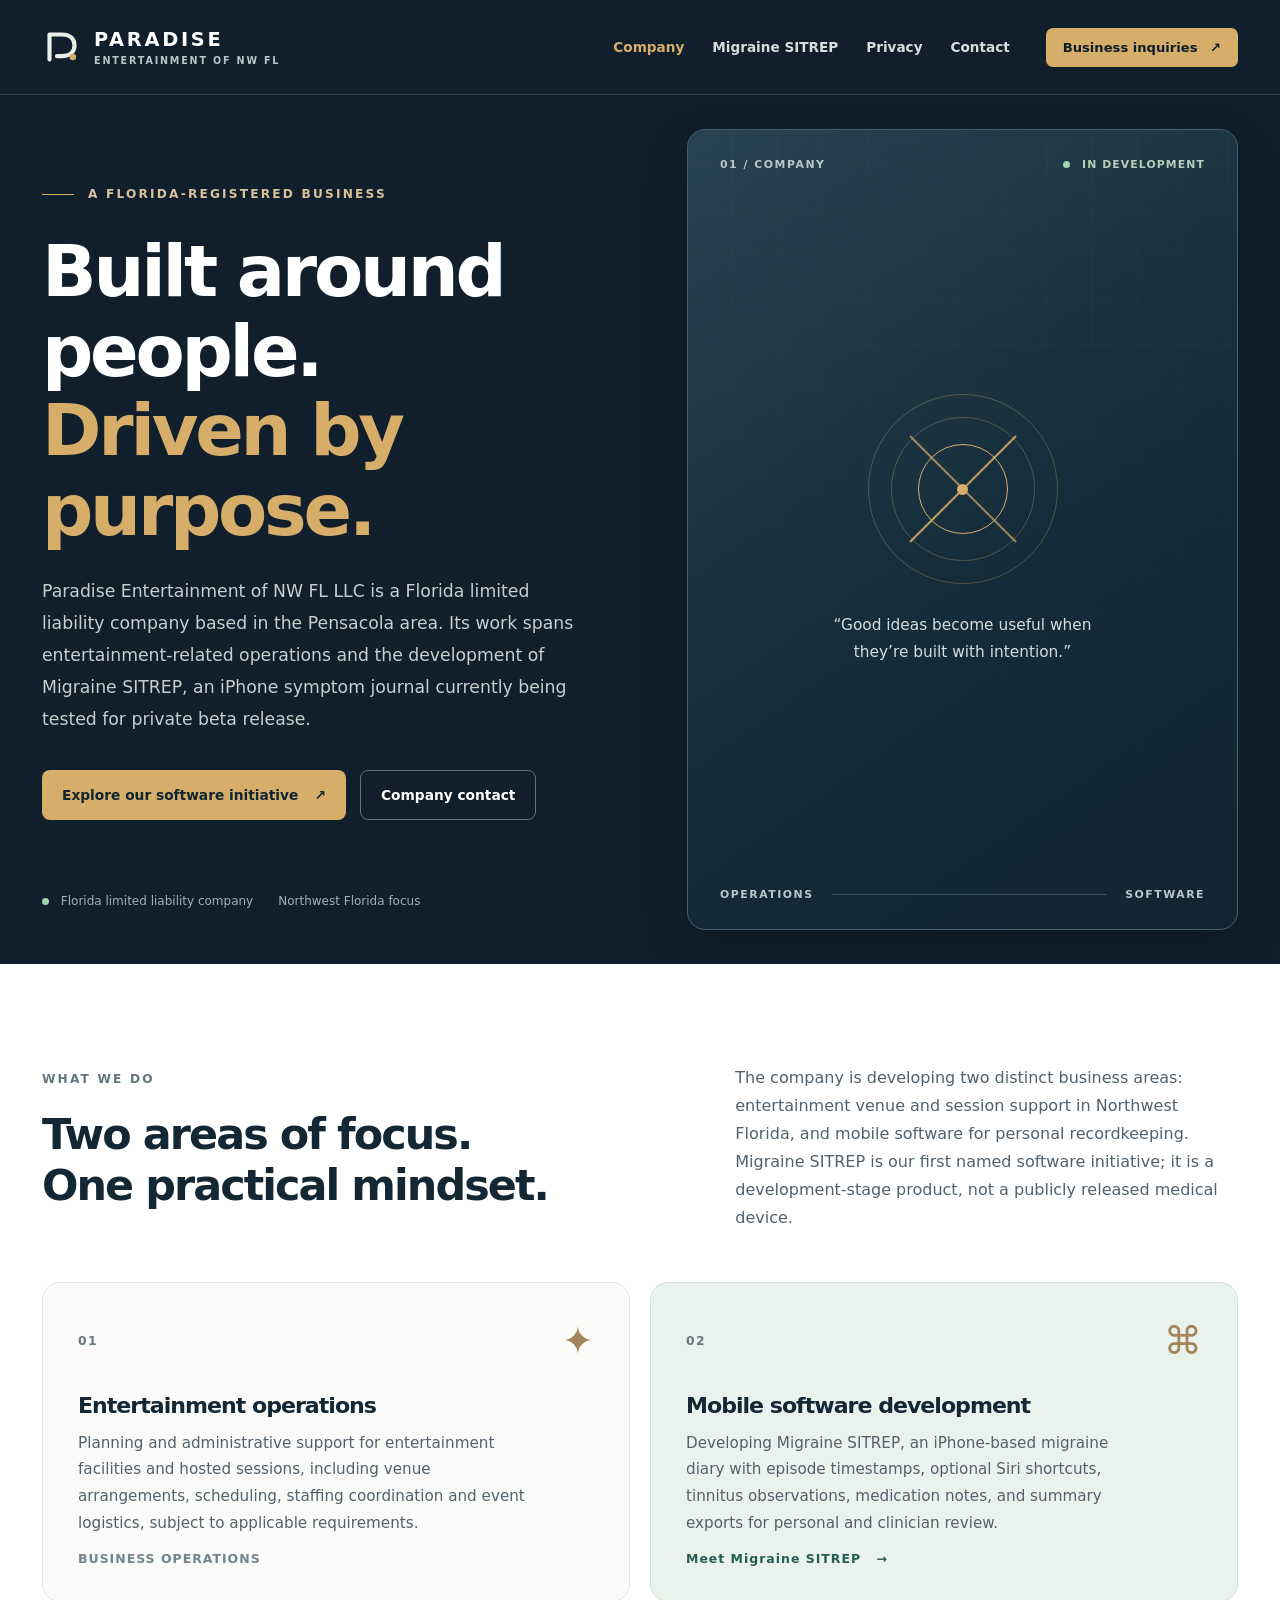
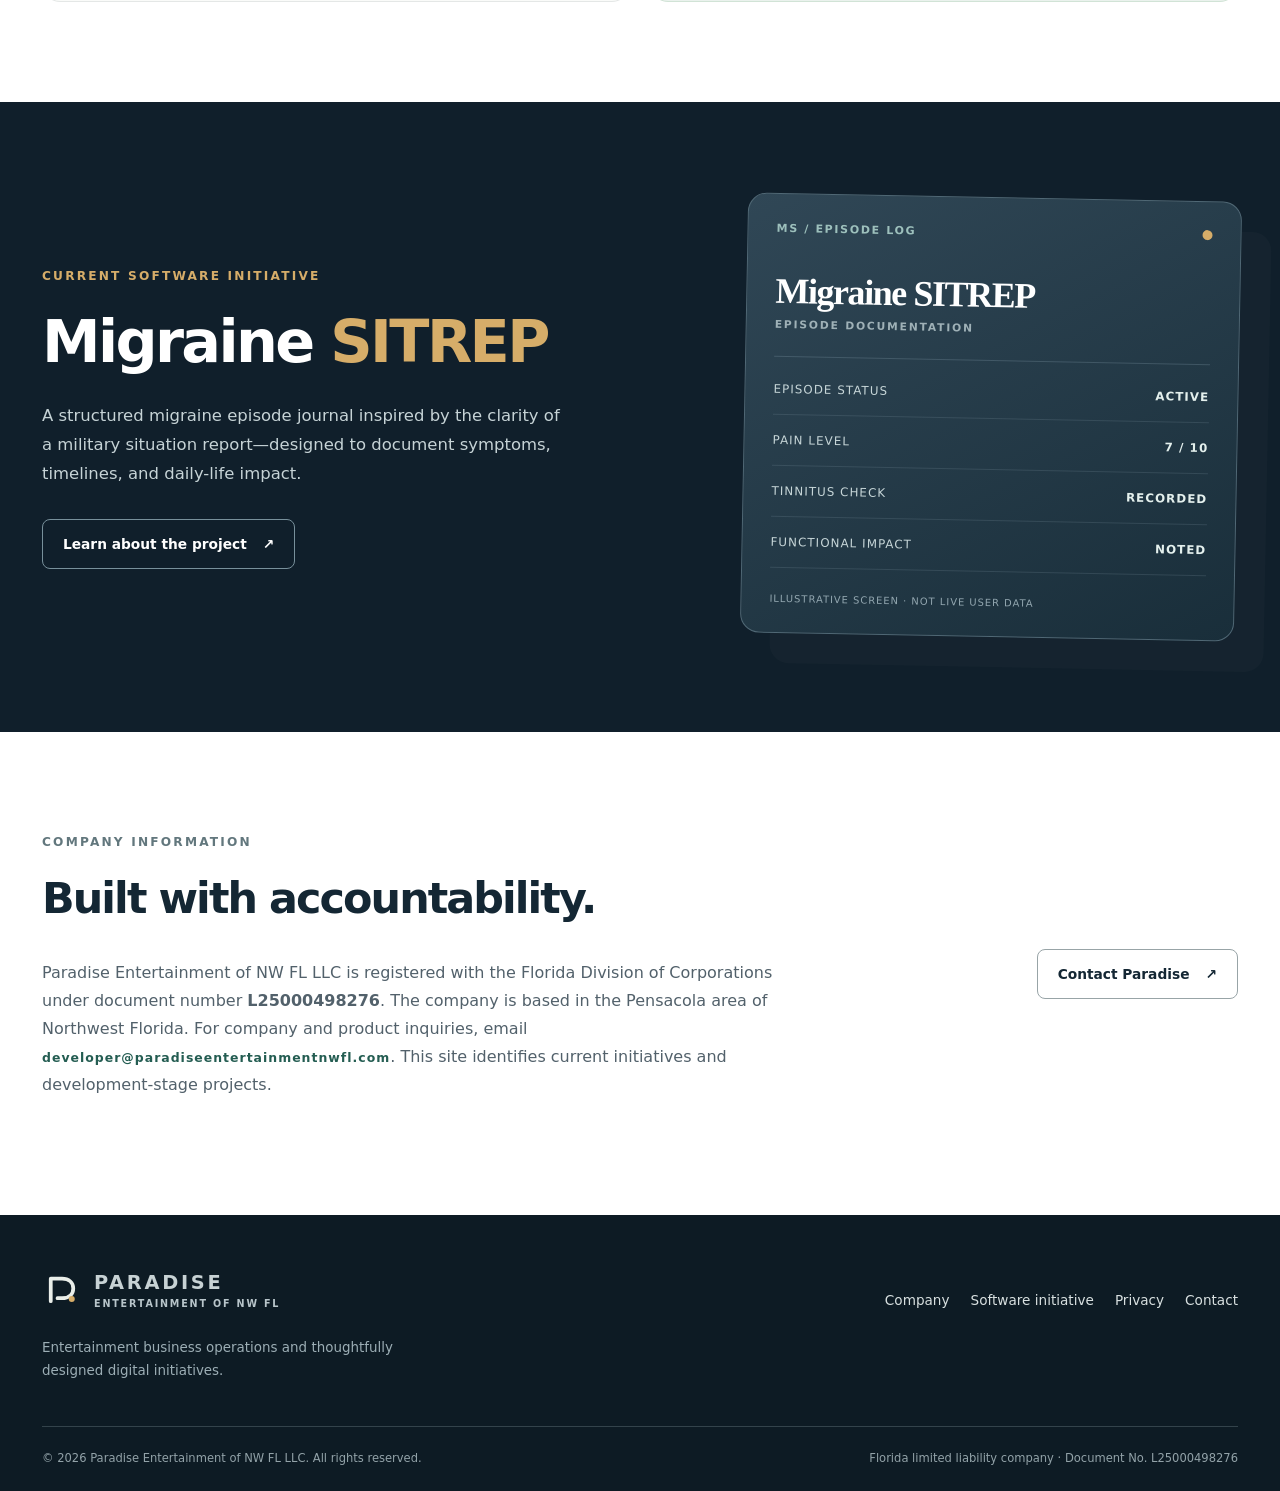
<file: index.html>
<!doctype html><html lang="en"><head><meta charset="utf-8"><meta name="viewport" content="width=device-width, initial-scale=1"><meta name="color-scheme" content="light"><meta name="theme-color" content="#101F2B"><meta name="description" content="Paradise Entertainment of NW FL LLC: entertainment-focused business initiatives and purposeful digital tools in Northwest Florida."><meta property="og:type" content="website"><meta property="og:title" content="Company"><meta property="og:description" content="Paradise Entertainment of NW FL LLC: entertainment-focused business initiatives and purposeful digital tools in Northwest Florida."><title>Company | Paradise Entertainment of NW FL LLC</title><link rel="canonical" href="https://www.paradiseentertainmentnwfl.com/"><link rel="icon" type="image/svg+xml" href="assets/favicon.svg"><link rel="stylesheet" href="assets/site.css"></head><body><header class="site-header"><div class="shell header-inner"><a class="brand" href="index.html" aria-label="Paradise Entertainment home"><span class="brand-icon" aria-hidden="true"><svg viewBox="0 0 48 48" width="40" height="40" fill="none"><path d="M9 39V9h15c9.2 0 15 5 15 13s-5.8 13-15 13H18" stroke="currentColor" stroke-width="5" stroke-linecap="round" stroke-linejoin="round"/><circle cx="37" cy="36" r="4" fill="#D6AD69"/></svg></span><span class="brand-text"><strong>PARADISE</strong><small>ENTERTAINMENT OF NW FL</small></span></a><nav class="site-nav" aria-label="Primary navigation"><a href="index.html" aria-current=page>Company</a><a href="migraine-sitrep.html" >Migraine SITREP</a><a href="privacy.html" >Privacy</a><a href="contact.html" >Contact</a></nav><a href="contact.html" class="nav-cta">Business inquiries <span aria-hidden="true">↗</span></a></div></header><main id="main-content"><section class="hero"><div class="shell hero-grid"><div class="hero-copy"><div class="eyebrow"><span class="eyebrow-line"></span> A FLORIDA-REGISTERED BUSINESS</div><h1>Built around people.<br><em>Driven by purpose.</em></h1><p class="lede">Paradise Entertainment of NW FL LLC is a Florida limited liability company based in the Pensacola area. Its work spans entertainment-related operations and the development of Migraine SITREP, an iPhone symptom journal currently being tested for private beta release.</p><div class="hero-actions"><a class="button button-solid" href="migraine-sitrep.html">Explore our software initiative <span aria-hidden="true">↗</span></a><a class="button button-ghost" href="contact.html">Company contact</a></div><div class="hero-meta"><span><span class="meta-dot"></span> Florida limited liability company</span><span>Northwest Florida focus</span></div></div><div class="hero-panel"><div class="panel-grid" aria-hidden="true"></div><div class="panel-upper"><span>01 / COMPANY</span><span class="panel-status"><i></i> IN DEVELOPMENT</span></div><div class="panel-center"><div class="geometric-mark" aria-hidden="true"><span></span><span></span><span></span></div><p class="panel-quote">“Good ideas become useful when they’re built with intention.”</p></div><div class="panel-bottom"><span>OPERATIONS</span><span class="line-deco"></span><span>SOFTWARE</span></div></div></div></section>
<section class="section shell" id="what-we-do"><div class="section-intro"><div><p class="kicker">WHAT WE DO</p><h2>Two areas of focus.<br>One practical mindset.</h2></div><p>The company is developing two distinct business areas: entertainment venue and session support in Northwest Florida, and mobile software for personal recordkeeping. Migraine SITREP is our first named software initiative; it is a development-stage product, not a publicly released medical device.</p></div><div class="focus-grid"><article class="focus-card"><div class="focus-top"><span class="focus-number">01</span><span class="focus-symbol" aria-hidden="true">✦</span></div><h3>Entertainment operations</h3><p>Planning and administrative support for entertainment facilities and hosted sessions, including venue arrangements, scheduling, staffing coordination and event logistics, subject to applicable requirements.</p><span class="card-foot">BUSINESS OPERATIONS</span></article><article class="focus-card highlighted"><div class="focus-top"><span class="focus-number">02</span><span class="focus-symbol" aria-hidden="true">⌘</span></div><h3>Mobile software development</h3><p>Developing Migraine SITREP, an iPhone-based migraine diary with episode timestamps, optional Siri shortcuts, tinnitus observations, medication notes, and summary exports for personal and clinician review.</p><a class="inline-link" href="migraine-sitrep.html">Meet Migraine SITREP <span aria-hidden="true">→</span></a></article></div></section>
<section class="feature-band"><div class="shell feature-layout"><div class="feature-heading"><p class="kicker gold">CURRENT SOFTWARE INITIATIVE</p><h2>Migraine <span>SITREP</span></h2><p>A structured migraine episode journal inspired by the clarity of a military situation report—designed to document symptoms, timelines, and daily-life impact.</p><a class="button button-outline-light" href="migraine-sitrep.html">Learn about the project <span aria-hidden="true">↗</span></a></div><div class="feature-preview" role="img" aria-label="Illustrative preview of a Migraine SITREP episode card"><div class="feature-preview-head"><span>MS / EPISODE LOG</span><span class="preview-circle"></span></div><div class="preview-title">Migraine SITREP</div><div class="preview-subtitle">EPISODE DOCUMENTATION</div><div class="preview-divider"></div><div class="preview-row"><span>EPISODE STATUS</span><strong>ACTIVE</strong></div><div class="preview-row"><span>PAIN LEVEL</span><strong>7 / 10</strong></div><div class="preview-row"><span>TINNITUS CHECK</span><strong>RECORDED</strong></div><div class="preview-row"><span>FUNCTIONAL IMPACT</span><strong>NOTED</strong></div><div class="preview-foot">ILLUSTRATIVE SCREEN · NOT LIVE USER DATA</div></div></div></section>
<section class="section shell closing"><div><p class="kicker">COMPANY INFORMATION</p><h2>Built with accountability.</h2><p>Paradise Entertainment of NW FL LLC is registered with the Florida Division of Corporations under document number <strong>L25000498276</strong>. The company is based in the Pensacola area of Northwest Florida. For company and product inquiries, email <a class="inline-link" href="mailto:developer@paradiseentertainmentnwfl.com">developer@paradiseentertainmentnwfl.com</a>. This site identifies current initiatives and development-stage projects.</p></div><a class="button button-outline" href="contact.html">Contact Paradise <span aria-hidden="true">↗</span></a></section></main><footer class="site-footer"><div class="shell"><div class="footer-main"><div><a class="brand footer-brand" href="index.html"><span class="brand-icon" aria-hidden="true"><svg viewBox="0 0 48 48" width="40" height="40" fill="none"><path d="M9 39V9h15c9.2 0 15 5 15 13s-5.8 13-15 13H18" stroke="currentColor" stroke-width="5" stroke-linecap="round" stroke-linejoin="round"/><circle cx="37" cy="36" r="4" fill="#D6AD69"/></svg></span><span class="brand-text"><strong>PARADISE</strong><small>ENTERTAINMENT OF NW FL</small></span></a><p>Entertainment business operations and thoughtfully designed digital initiatives.</p></div><div class="footer-links"><a href="index.html">Company</a><a href="migraine-sitrep.html">Software initiative</a><a href="privacy.html">Privacy</a><a href="contact.html">Contact</a></div></div><div class="footer-bottom"><span>© <span data-year>2026</span> Paradise Entertainment of NW FL LLC. All rights reserved.</span><span>Florida limited liability company · Document No. L25000498276</span></div></div></footer><script src="assets/config.js"></script><script src="assets/site.js"></script></body></html>
</file>
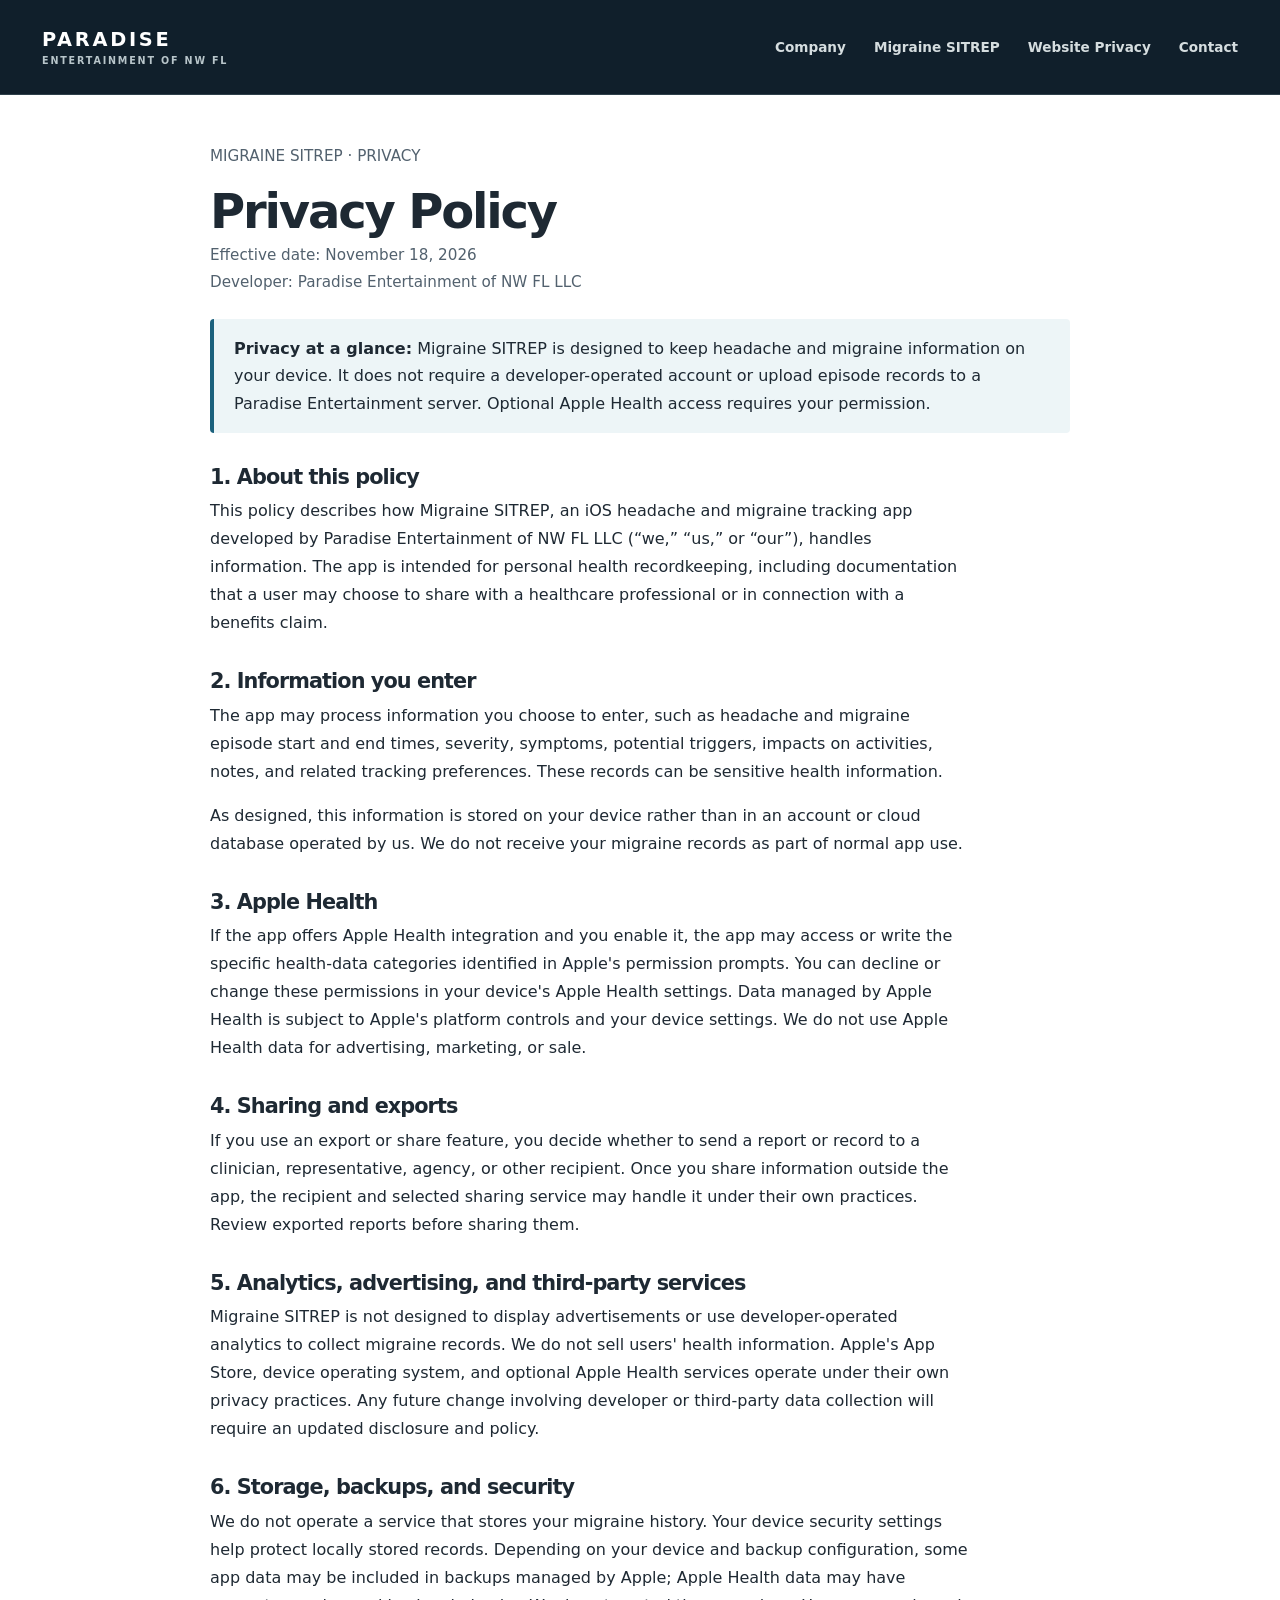
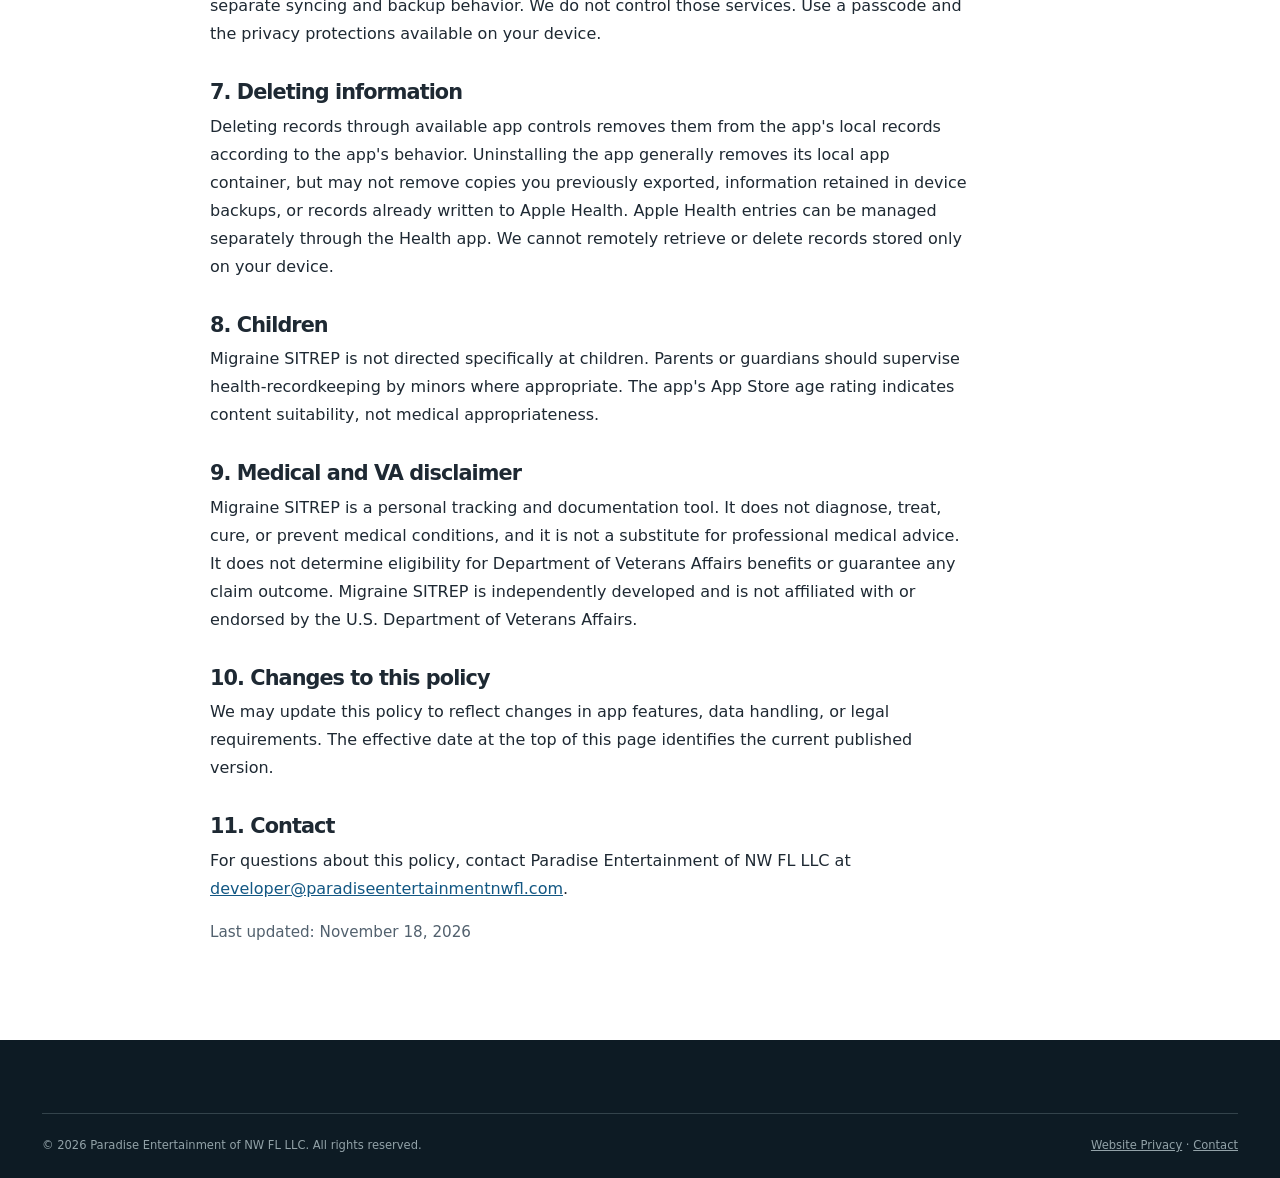
<file: migraine-sitrep/privacy/index.html>
<!doctype html>
<html lang="en">
<head>
<meta charset="utf-8">
<meta name="viewport" content="width=device-width,initial-scale=1">
<meta name="color-scheme" content="light">
<meta name="theme-color" content="#101F2B">
<meta name="description" content="Migraine SITREP privacy policy: on-device migraine tracking and optional Apple Health integration.">
<title>Migraine SITREP Privacy Policy | Paradise Entertainment of NW FL LLC</title>
<link rel="icon" type="image/svg+xml" href="../../assets/favicon.svg">
<link rel="stylesheet" href="../../assets/site.css">
<style>
.policy-wrap{max-width:900px;margin:0 auto;padding:3rem 1.25rem 5rem;color:#1e2933;line-height:1.7}
.policy-wrap h1{font-size:clamp(2rem,5vw,3rem);margin:.25rem 0}
.policy-wrap h2{font-size:1.3rem;margin:2rem 0 .5rem}
.policy-wrap p,.policy-wrap li{max-width:75ch}
.policy-wrap a{color:#125783;text-decoration:underline}
.policy-meta{color:#52616e;font-size:.95rem}
.policy-note{background:#edf5f7;border-left:4px solid #1b617d;padding:1rem 1.25rem;border-radius:4px;margin:1.5rem 0}
.policy-wrap ul{padding-left:1.5rem}
</style>
</head>
<body>
<header class="site-header"><div class="shell header-inner">
<a class="brand" href="../../index.html" aria-label="Paradise Entertainment home"><span class="brand-text"><strong>PARADISE</strong><small>ENTERTAINMENT OF NW FL</small></span></a>
<nav class="site-nav" aria-label="Primary navigation"><a href="../../index.html">Company</a><a href="../../migraine-sitrep.html">Migraine SITREP</a><a href="../../privacy.html">Website Privacy</a><a href="../../contact.html">Contact</a></nav>
</div></header>
<main class="policy-wrap">
<p class="policy-meta">MIGRAINE SITREP · PRIVACY</p>
<h1>Privacy Policy</h1>
<p class="policy-meta">Effective date: November 18, 2026<br>Developer: Paradise Entertainment of NW FL LLC</p>
<div class="policy-note"><strong>Privacy at a glance:</strong> Migraine SITREP is designed to keep headache and migraine information on your device. It does not require a developer-operated account or upload episode records to a Paradise Entertainment server. Optional Apple Health access requires your permission.</div>
<h2>1. About this policy</h2>
<p>This policy describes how Migraine SITREP, an iOS headache and migraine tracking app developed by Paradise Entertainment of NW FL LLC (“we,” “us,” or “our”), handles information. The app is intended for personal health recordkeeping, including documentation that a user may choose to share with a healthcare professional or in connection with a benefits claim.</p>
<h2>2. Information you enter</h2>
<p>The app may process information you choose to enter, such as headache and migraine episode start and end times, severity, symptoms, potential triggers, impacts on activities, notes, and related tracking preferences. These records can be sensitive health information.</p>
<p>As designed, this information is stored on your device rather than in an account or cloud database operated by us. We do not receive your migraine records as part of normal app use.</p>
<h2>3. Apple Health</h2>
<p>If the app offers Apple Health integration and you enable it, the app may access or write the specific health-data categories identified in Apple's permission prompts. You can decline or change these permissions in your device's Apple Health settings. Data managed by Apple Health is subject to Apple's platform controls and your device settings. We do not use Apple Health data for advertising, marketing, or sale.</p>
<h2>4. Sharing and exports</h2>
<p>If you use an export or share feature, you decide whether to send a report or record to a clinician, representative, agency, or other recipient. Once you share information outside the app, the recipient and selected sharing service may handle it under their own practices. Review exported reports before sharing them.</p>
<h2>5. Analytics, advertising, and third-party services</h2>
<p>Migraine SITREP is not designed to display advertisements or use developer-operated analytics to collect migraine records. We do not sell users' health information. Apple's App Store, device operating system, and optional Apple Health services operate under their own privacy practices. Any future change involving developer or third-party data collection will require an updated disclosure and policy.</p>
<h2>6. Storage, backups, and security</h2>
<p>We do not operate a service that stores your migraine history. Your device security settings help protect locally stored records. Depending on your device and backup configuration, some app data may be included in backups managed by Apple; Apple Health data may have separate syncing and backup behavior. We do not control those services. Use a passcode and the privacy protections available on your device.</p>
<h2>7. Deleting information</h2>
<p>Deleting records through available app controls removes them from the app's local records according to the app's behavior. Uninstalling the app generally removes its local app container, but may not remove copies you previously exported, information retained in device backups, or records already written to Apple Health. Apple Health entries can be managed separately through the Health app. We cannot remotely retrieve or delete records stored only on your device.</p>
<h2>8. Children</h2>
<p>Migraine SITREP is not directed specifically at children. Parents or guardians should supervise health-recordkeeping by minors where appropriate. The app's App Store age rating indicates content suitability, not medical appropriateness.</p>
<h2>9. Medical and VA disclaimer</h2>
<p>Migraine SITREP is a personal tracking and documentation tool. It does not diagnose, treat, cure, or prevent medical conditions, and it is not a substitute for professional medical advice. It does not determine eligibility for Department of Veterans Affairs benefits or guarantee any claim outcome. Migraine SITREP is independently developed and is not affiliated with or endorsed by the U.S. Department of Veterans Affairs.</p>
<h2>10. Changes to this policy</h2>
<p>We may update this policy to reflect changes in app features, data handling, or legal requirements. The effective date at the top of this page identifies the current published version.</p>
<h2>11. Contact</h2>
<p>For questions about this policy, contact Paradise Entertainment of NW FL LLC at <a href="mailto:developer@paradiseentertainmentnwfl.com">developer@paradiseentertainmentnwfl.com</a>.</p>
<p class="policy-meta">Last updated: November 18, 2026</p>
</main>
<footer class="site-footer"><div class="shell"><div class="footer-bottom"><span>© 2026 Paradise Entertainment of NW FL LLC. All rights reserved.</span><span><a href="../../privacy.html">Website Privacy</a> · <a href="../../contact.html">Contact</a></span></div></div></footer>
</body></html>
</file>
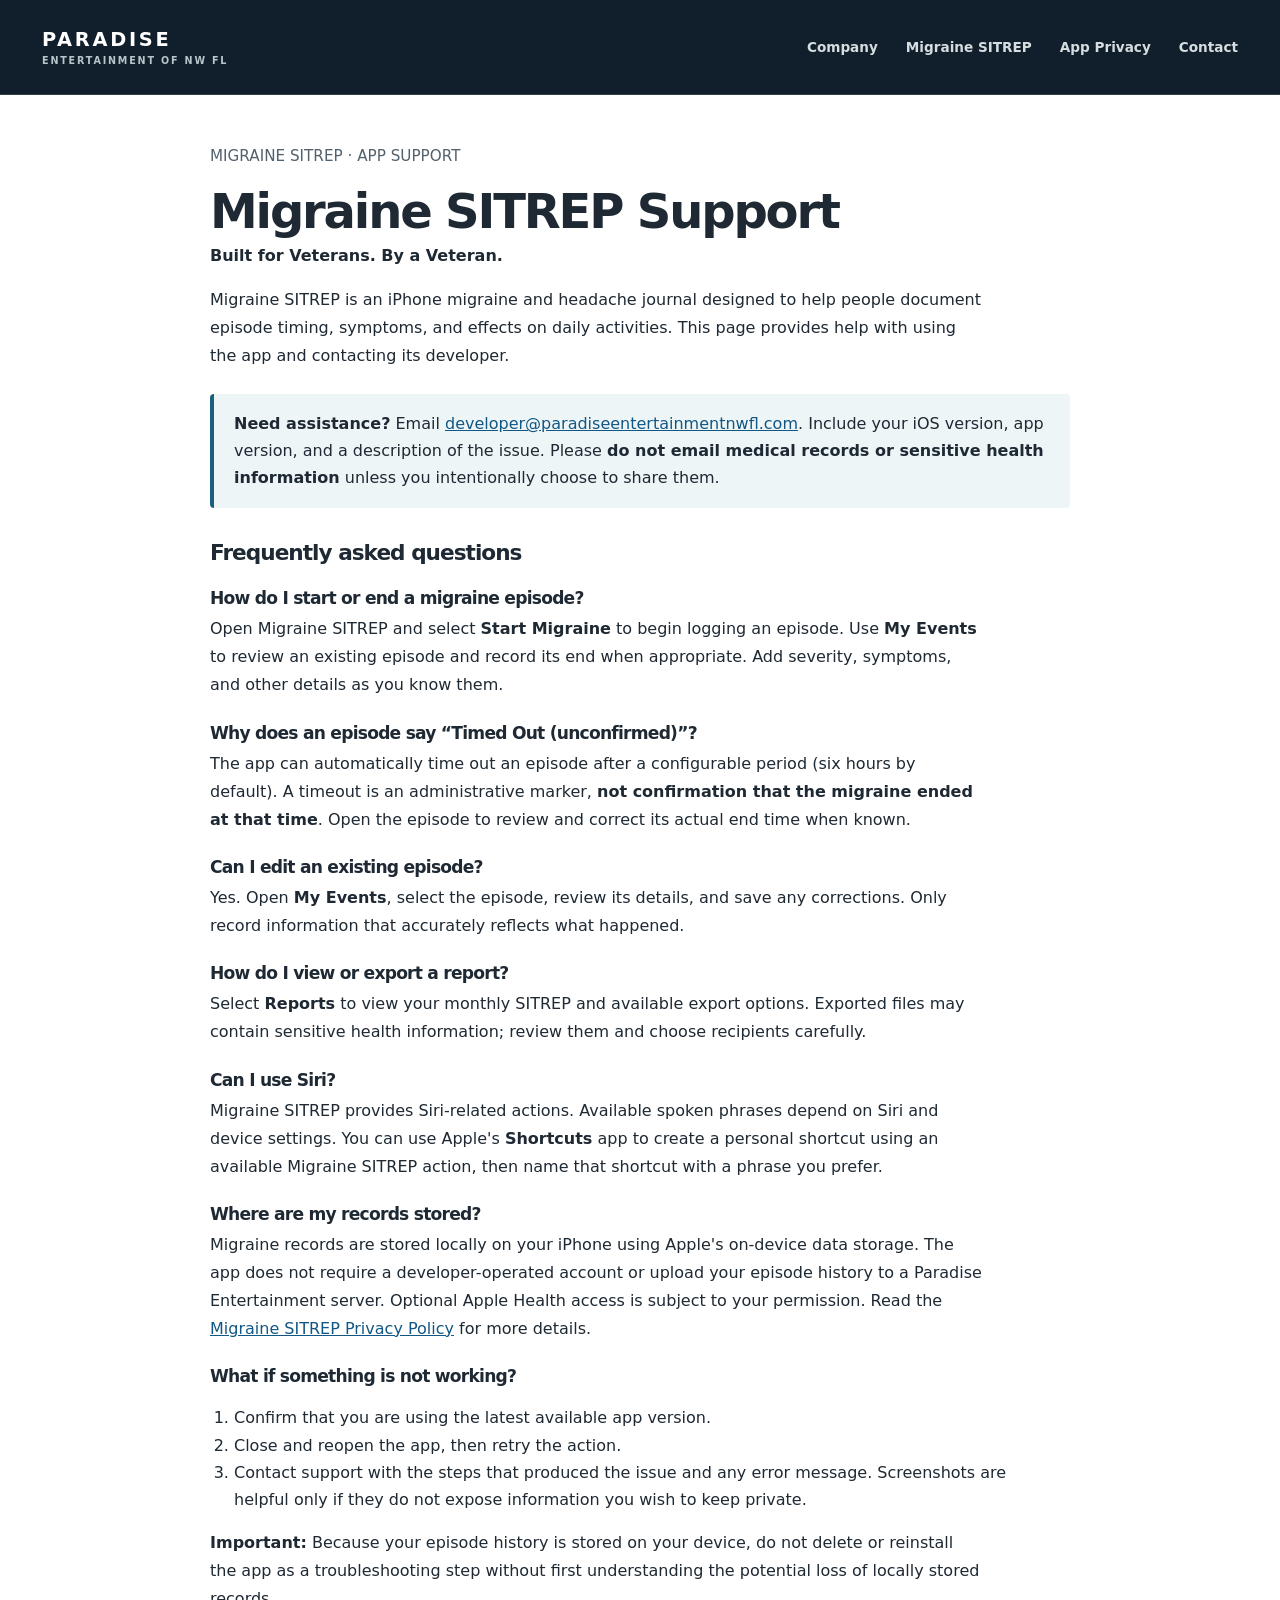
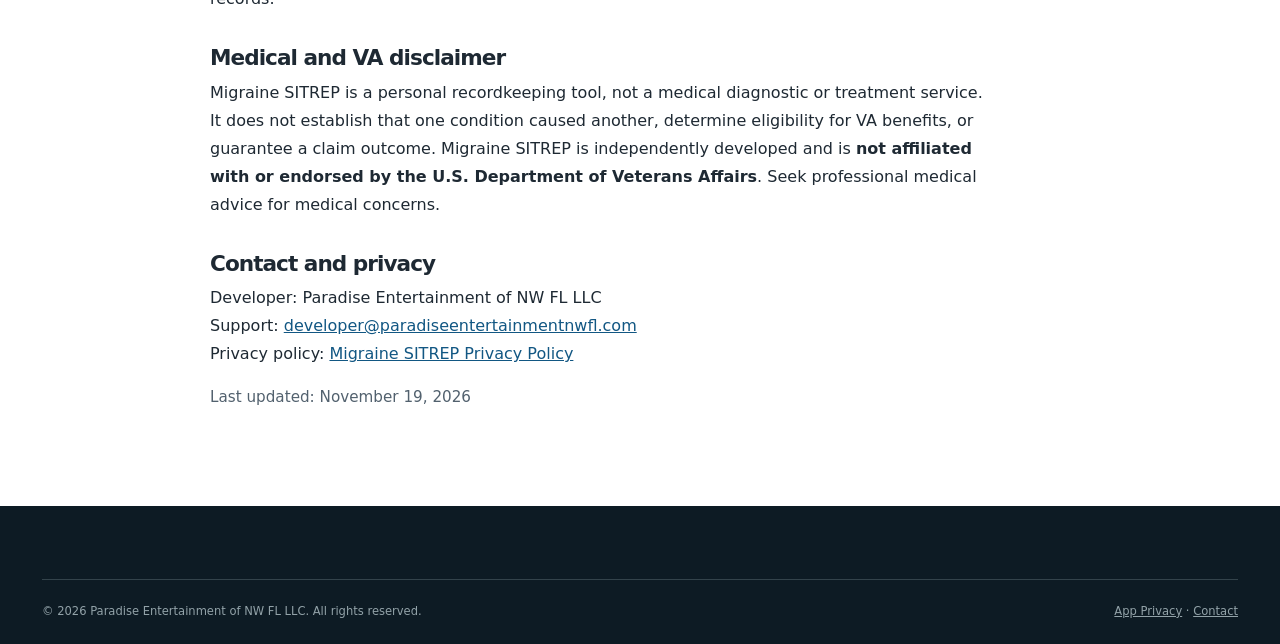
<file: migraine-sitrep/support/index.html>
<!doctype html>
<html lang="en">
<head>
<meta charset="utf-8">
<meta name="viewport" content="width=device-width,initial-scale=1">
<meta name="color-scheme" content="light">
<meta name="theme-color" content="#101F2B">
<meta name="description" content="Official Migraine SITREP app support: help with migraine logging, episode timeouts, exports, Siri Shortcuts, and privacy.">
<title>Migraine SITREP Support | Paradise Entertainment of NW FL LLC</title>
<link rel="icon" type="image/svg+xml" href="../../assets/favicon.svg">
<link rel="stylesheet" href="../../assets/site.css">
<style>
.support-wrap{max-width:900px;margin:0 auto;padding:3rem 1.25rem 5rem;color:#1e2933;line-height:1.7}
.support-wrap h1{font-size:clamp(2rem,5vw,3rem);margin:.25rem 0}
.support-wrap h2{font-size:1.35rem;margin:2rem 0 .5rem}
.support-wrap h3{font-size:1.07rem;margin:1.4rem 0 .3rem}
.support-wrap p,.support-wrap li{max-width:76ch}
.support-wrap a{color:#125783;text-decoration:underline}
.support-wrap ul,.support-wrap ol{padding-left:1.5rem}
.support-meta{color:#52616e;font-size:.95rem}
.support-note{background:#edf5f7;border-left:4px solid #1b617d;padding:1rem 1.25rem;border-radius:4px;margin:1.5rem 0}
</style>
</head>
<body>
<header class="site-header"><div class="shell header-inner">
<a class="brand" href="../../index.html" aria-label="Paradise Entertainment home"><span class="brand-text"><strong>PARADISE</strong><small>ENTERTAINMENT OF NW FL</small></span></a>
<nav class="site-nav" aria-label="Primary navigation"><a href="../../index.html">Company</a><a href="../../migraine-sitrep.html">Migraine SITREP</a><a href="../privacy/">App Privacy</a><a href="../../contact.html">Contact</a></nav>
</div></header>
<main class="support-wrap">
<p class="support-meta">MIGRAINE SITREP · APP SUPPORT</p>
<h1>Migraine SITREP Support</h1>
<p><strong>Built for Veterans. By a Veteran.</strong></p>
<p>Migraine SITREP is an iPhone migraine and headache journal designed to help people document episode timing, symptoms, and effects on daily activities. This page provides help with using the app and contacting its developer.</p>
<div class="support-note"><strong>Need assistance?</strong> Email <a href="mailto:developer@paradiseentertainmentnwfl.com?subject=Migraine%20SITREP%20Support">developer@paradiseentertainmentnwfl.com</a>. Include your iOS version, app version, and a description of the issue. Please <strong>do not email medical records or sensitive health information</strong> unless you intentionally choose to share them.</div>
<h2>Frequently asked questions</h2>
<h3>How do I start or end a migraine episode?</h3>
<p>Open Migraine SITREP and select <strong>Start Migraine</strong> to begin logging an episode. Use <strong>My Events</strong> to review an existing episode and record its end when appropriate. Add severity, symptoms, and other details as you know them.</p>
<h3>Why does an episode say “Timed Out (unconfirmed)”?</h3>
<p>The app can automatically time out an episode after a configurable period (six hours by default). A timeout is an administrative marker, <strong>not confirmation that the migraine ended at that time</strong>. Open the episode to review and correct its actual end time when known.</p>
<h3>Can I edit an existing episode?</h3>
<p>Yes. Open <strong>My Events</strong>, select the episode, review its details, and save any corrections. Only record information that accurately reflects what happened.</p>
<h3>How do I view or export a report?</h3>
<p>Select <strong>Reports</strong> to view your monthly SITREP and available export options. Exported files may contain sensitive health information; review them and choose recipients carefully.</p>
<h3>Can I use Siri?</h3>
<p>Migraine SITREP provides Siri-related actions. Available spoken phrases depend on Siri and device settings. You can use Apple's <strong>Shortcuts</strong> app to create a personal shortcut using an available Migraine SITREP action, then name that shortcut with a phrase you prefer.</p>
<h3>Where are my records stored?</h3>
<p>Migraine records are stored locally on your iPhone using Apple's on-device data storage. The app does not require a developer-operated account or upload your episode history to a Paradise Entertainment server. Optional Apple Health access is subject to your permission. Read the <a href="../privacy/">Migraine SITREP Privacy Policy</a> for more details.</p>
<h3>What if something is not working?</h3>
<ol><li>Confirm that you are using the latest available app version.</li><li>Close and reopen the app, then retry the action.</li><li>Contact support with the steps that produced the issue and any error message. Screenshots are helpful only if they do not expose information you wish to keep private.</li></ol>
<p><strong>Important:</strong> Because your episode history is stored on your device, do not delete or reinstall the app as a troubleshooting step without first understanding the potential loss of locally stored records.</p>
<h2>Medical and VA disclaimer</h2>
<p>Migraine SITREP is a personal recordkeeping tool, not a medical diagnostic or treatment service. It does not establish that one condition caused another, determine eligibility for VA benefits, or guarantee a claim outcome. Migraine SITREP is independently developed and is <strong>not affiliated with or endorsed by the U.S. Department of Veterans Affairs</strong>. Seek professional medical advice for medical concerns.</p>
<h2>Contact and privacy</h2>
<p>Developer: Paradise Entertainment of NW FL LLC<br>
Support: <a href="mailto:developer@paradiseentertainmentnwfl.com">developer@paradiseentertainmentnwfl.com</a><br>
Privacy policy: <a href="../privacy/">Migraine SITREP Privacy Policy</a></p>
<p class="support-meta">Last updated: November 19, 2026</p>
</main>
<footer class="site-footer"><div class="shell"><div class="footer-bottom"><span>© 2026 Paradise Entertainment of NW FL LLC. All rights reserved.</span><span><a href="../privacy/">App Privacy</a> · <a href="../../contact.html">Contact</a></span></div></div></footer>
</body></html>
</file>
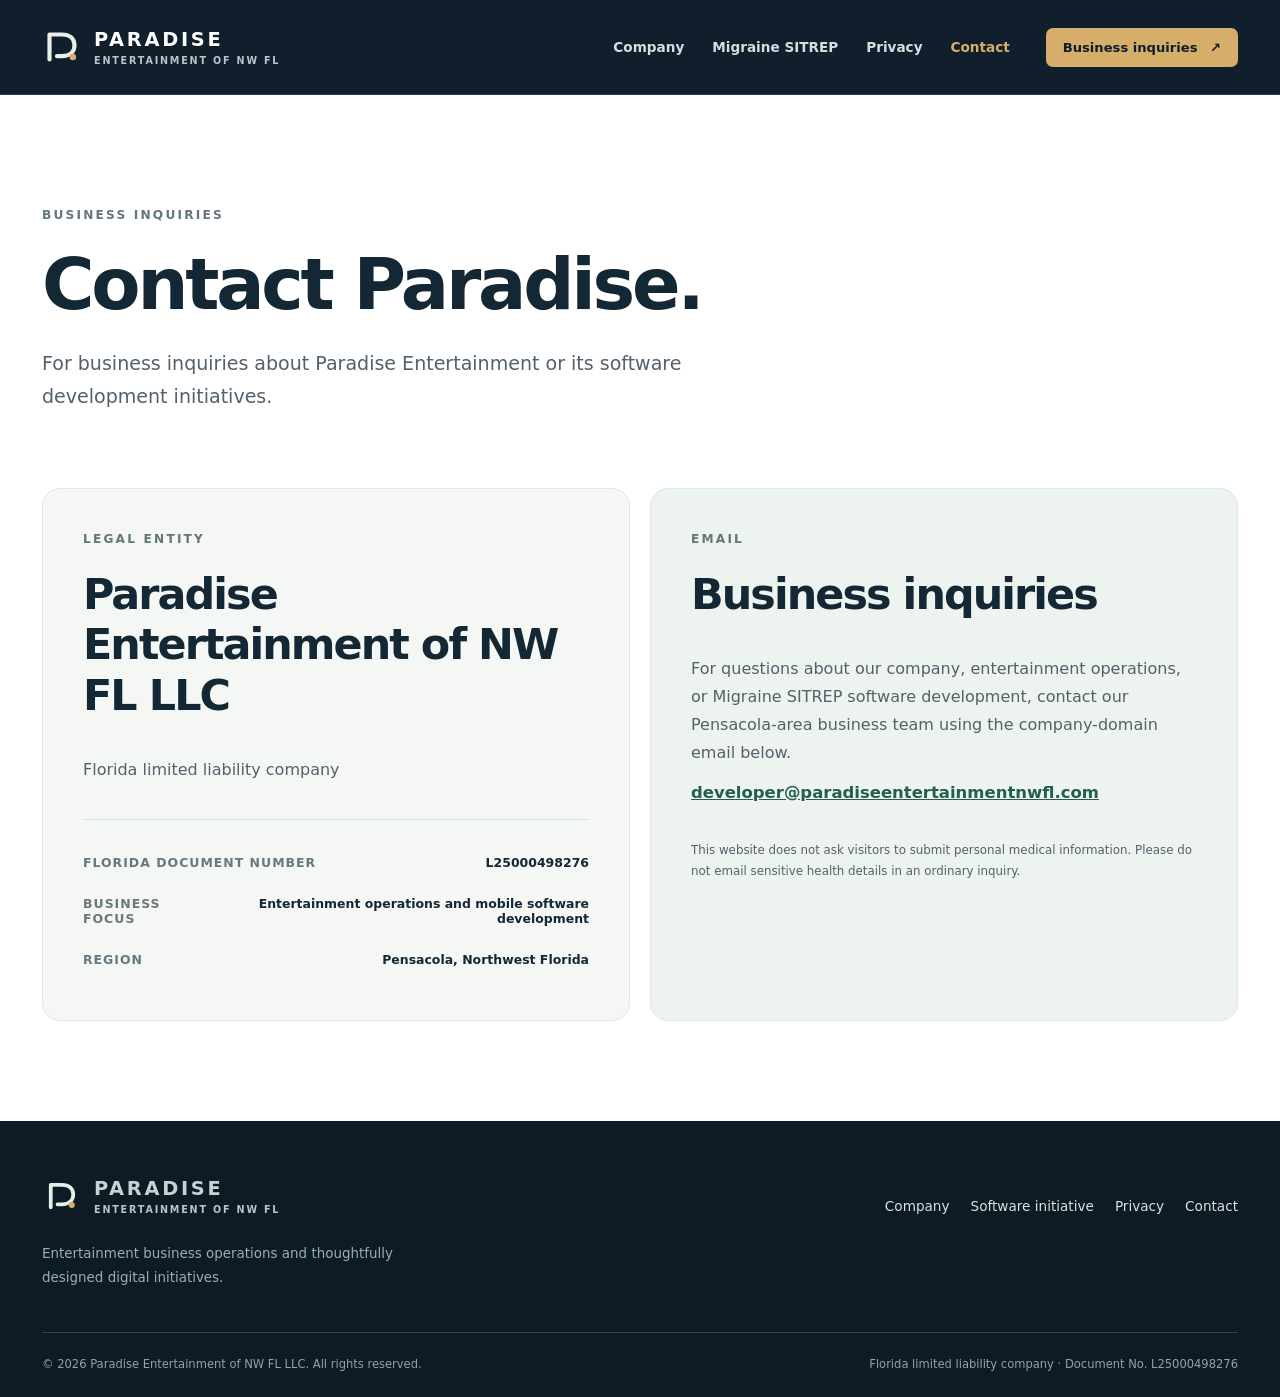
<file: contact.html>
<!doctype html><html lang="en"><head><meta charset="utf-8"><meta name="viewport" content="width=device-width, initial-scale=1"><meta name="color-scheme" content="light"><meta name="theme-color" content="#101F2B"><meta name="description" content="Contact and corporate information for Paradise Entertainment of NW FL LLC."><meta property="og:type" content="website"><meta property="og:title" content="Contact"><meta property="og:description" content="Contact and corporate information for Paradise Entertainment of NW FL LLC."><title>Contact | Paradise Entertainment of NW FL LLC</title><link rel="icon" type="image/svg+xml" href="assets/favicon.svg"><link rel="stylesheet" href="assets/site.css"></head><body><header class="site-header"><div class="shell header-inner"><a class="brand" href="index.html" aria-label="Paradise Entertainment home"><span class="brand-icon" aria-hidden="true"><svg viewBox="0 0 48 48" width="40" height="40" fill="none"><path d="M9 39V9h15c9.2 0 15 5 15 13s-5.8 13-15 13H18" stroke="currentColor" stroke-width="5" stroke-linecap="round" stroke-linejoin="round"/><circle cx="37" cy="36" r="4" fill="#D6AD69"/></svg></span><span class="brand-text"><strong>PARADISE</strong><small>ENTERTAINMENT OF NW FL</small></span></a><nav class="site-nav" aria-label="Primary navigation"><a href="index.html" >Company</a><a href="migraine-sitrep.html" >Migraine SITREP</a><a href="privacy.html" >Privacy</a><a href="contact.html" aria-current=page>Contact</a></nav><a href="contact.html" class="nav-cta">Business inquiries <span aria-hidden="true">↗</span></a></div></header><main id="main-content"><section class="interior-hero shell compact"><p class="kicker">BUSINESS INQUIRIES</p><h1>Contact Paradise.</h1><p class="interior-lede">For business inquiries about Paradise Entertainment or its software development initiatives.</p></section><section class="section shell contact-grid"><div class="contact-panel"><p class="kicker">LEGAL ENTITY</p><h2>Paradise Entertainment of NW FL LLC</h2><p>Florida limited liability company</p><div class="contact-rule"></div><div class="contact-detail"><span>FLORIDA DOCUMENT NUMBER</span><strong>L25000498276</strong></div><div class="contact-detail"><span>BUSINESS FOCUS</span><strong>Entertainment operations and mobile software development</strong></div><div class="contact-detail"><span>REGION</span><strong>Pensacola, Northwest Florida</strong></div></div><div class="contact-panel contact-primary"><p class="kicker">EMAIL</p><h2>Business inquiries</h2><p>For questions about our company, entertainment operations, or Migraine SITREP software development, contact our Pensacola-area business team using the company-domain email below.</p><div class="contact-email-wrap"><a class="email-link" href="mailto:developer@paradiseentertainmentnwfl.com">developer@paradiseentertainmentnwfl.com</a></div><p class="fine-print">This website does not ask visitors to submit personal medical information. Please do not email sensitive health details in an ordinary inquiry.</p></div></section></main><footer class="site-footer"><div class="shell"><div class="footer-main"><div><a class="brand footer-brand" href="index.html"><span class="brand-icon" aria-hidden="true"><svg viewBox="0 0 48 48" width="40" height="40" fill="none"><path d="M9 39V9h15c9.2 0 15 5 15 13s-5.8 13-15 13H18" stroke="currentColor" stroke-width="5" stroke-linecap="round" stroke-linejoin="round"/><circle cx="37" cy="36" r="4" fill="#D6AD69"/></svg></span><span class="brand-text"><strong>PARADISE</strong><small>ENTERTAINMENT OF NW FL</small></span></a><p>Entertainment business operations and thoughtfully designed digital initiatives.</p></div><div class="footer-links"><a href="index.html">Company</a><a href="migraine-sitrep.html">Software initiative</a><a href="privacy.html">Privacy</a><a href="contact.html">Contact</a></div></div><div class="footer-bottom"><span>© <span data-year>2026</span> Paradise Entertainment of NW FL LLC. All rights reserved.</span><span>Florida limited liability company · Document No. L25000498276</span></div></div></footer><script src="assets/config.js"></script><script src="assets/site.js"></script></body></html>
</file>
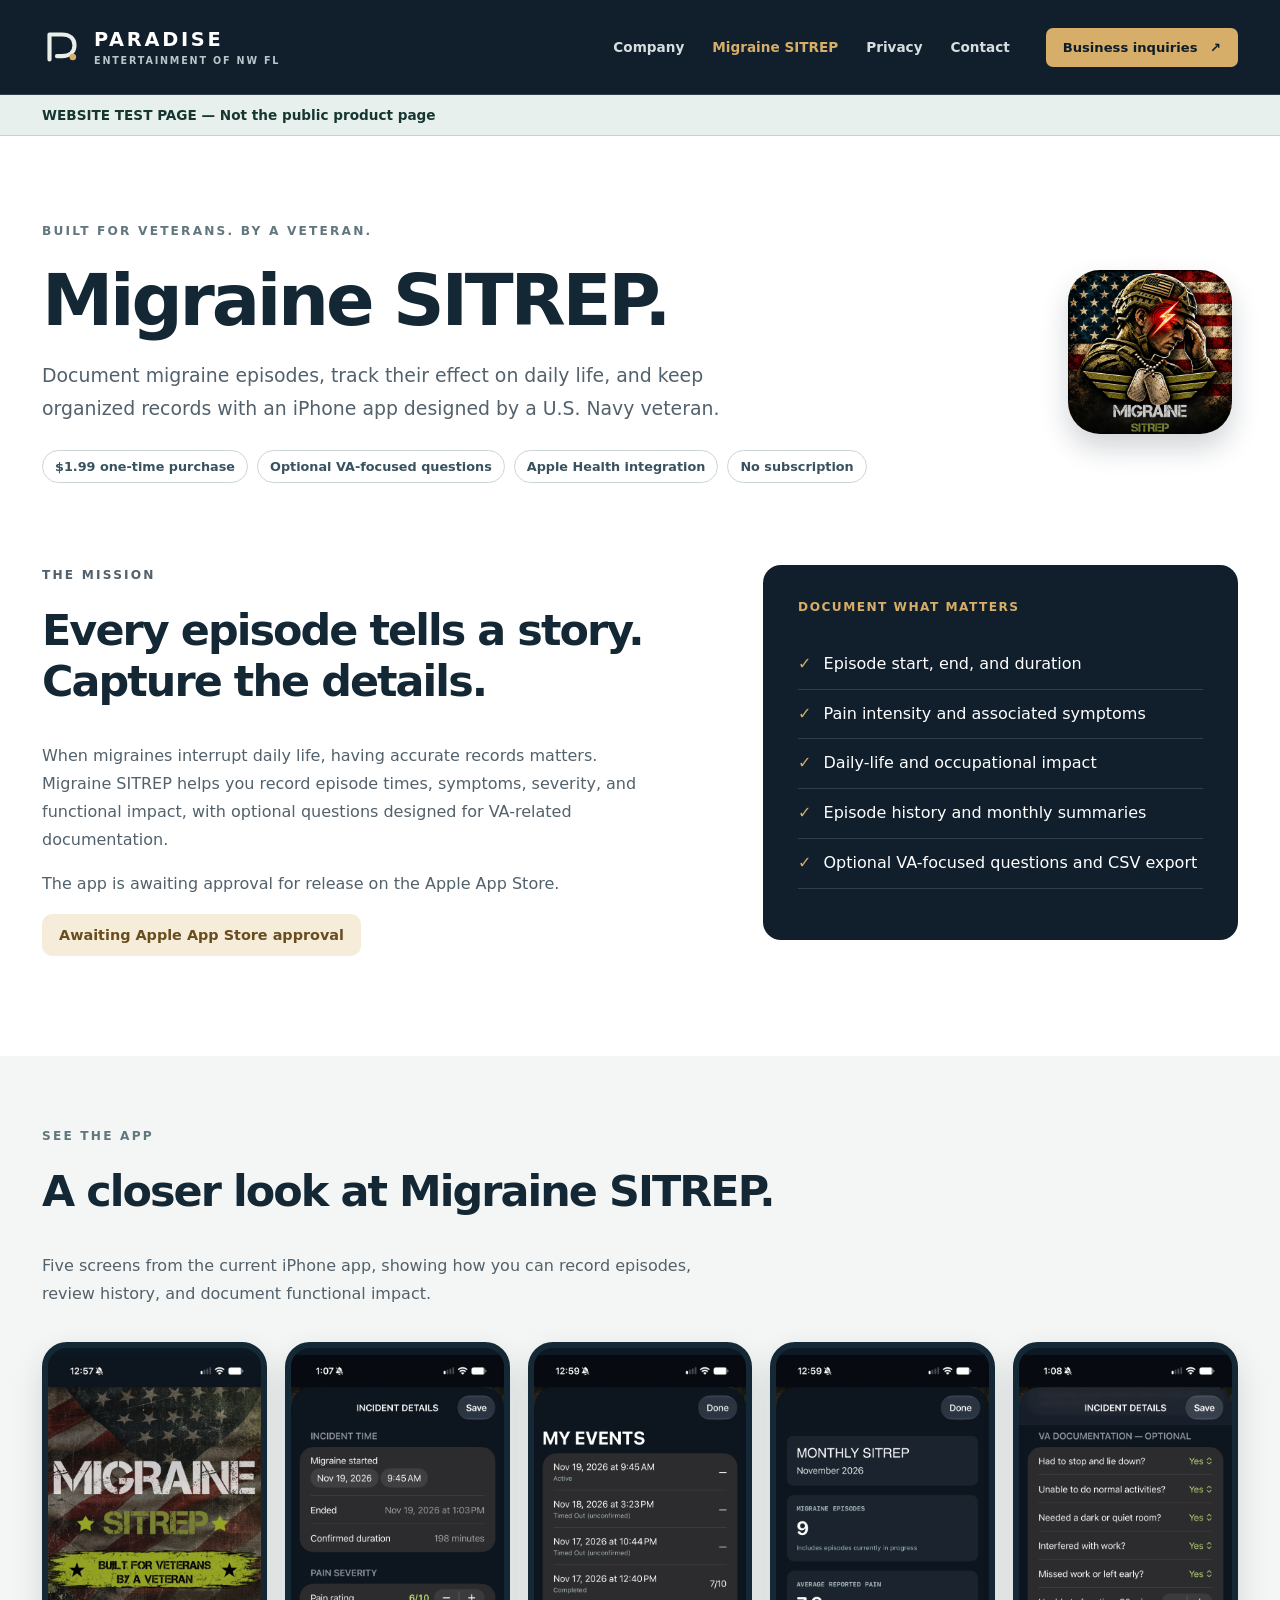
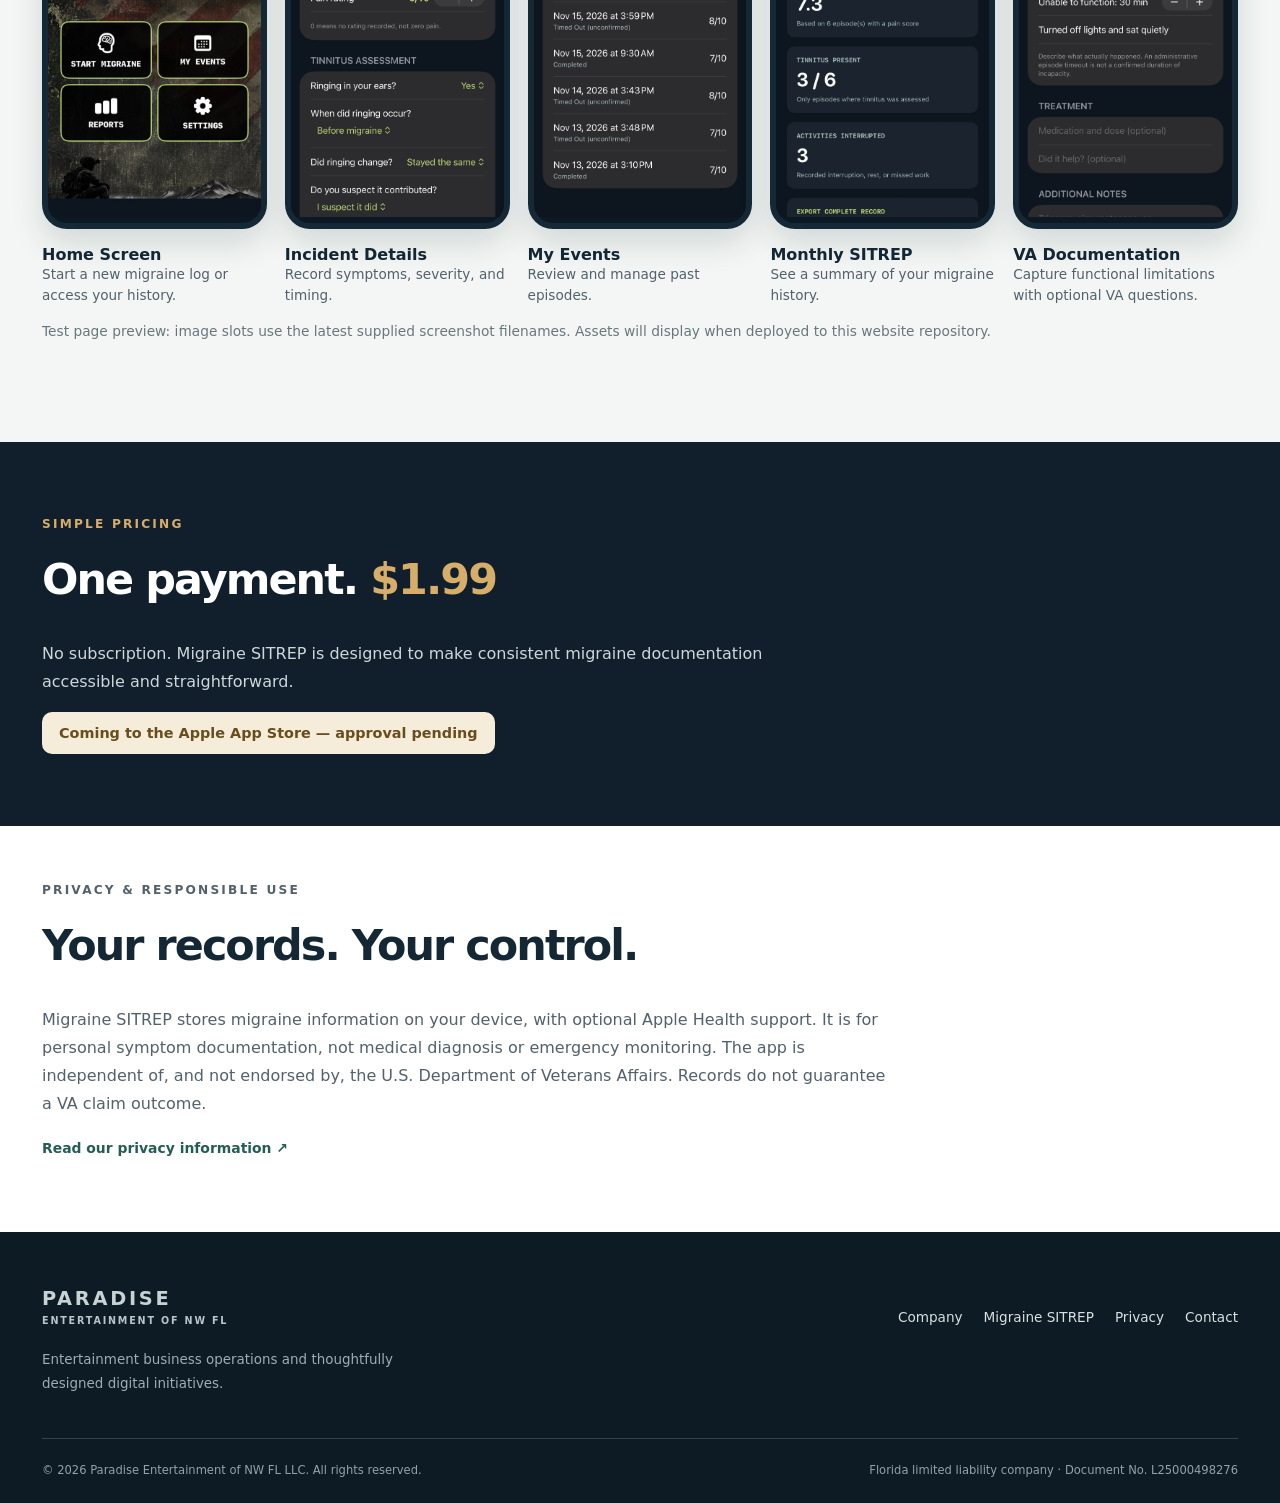
<file: migraine-sitrep-test.html>
<!doctype html>
<html lang="en"><head><meta charset="utf-8"><meta name="viewport" content="width=device-width,initial-scale=1"><meta name="color-scheme" content="light"><meta name="theme-color" content="#101F2B"><meta name="robots" content="noindex,nofollow"><meta name="description" content="Preview of Migraine SITREP, a veteran-built migraine tracking and documentation app awaiting App Store approval."><title>Migraine SITREP — Test Preview</title><link rel="icon" href="assets/favicon.svg" type="image/svg+xml"><link rel="stylesheet" href="assets/site.css">
<style>
.preview-banner{background:#e8f0ed;border-bottom:1px solid #c2d5d1;color:#15372f;padding:12px 0;font-size:.85rem;font-weight:750}
.ms-hero{padding:85px 0 62px}.ms-hero-grid{display:grid;grid-template-columns:minmax(0,1fr) 170px;gap:42px;align-items:center}.ms-hero h1{margin:0 0 18px}.ms-lede{font-size:1.18rem;color:#52616b;max-width:720px}.ms-icon{width:164px;aspect-ratio:1;display:block;overflow:hidden;border-radius:32px;box-shadow:0 14px 28px #0b1a2830;background:transparent}.ms-icon img{display:block;width:100%;height:100%;object-fit:contain}.ms-chiprow{display:flex;flex-wrap:wrap;gap:9px;margin-top:25px}.ms-chip{border:1px solid #cbd5d5;border-radius:30px;padding:8px 12px;color:#385260;font-weight:700;font-size:.8rem}.ms-gallery{padding:70px 0 85px;background:#f3f6f4}.ms-gallery-intro{max-width:700px;color:#52616b}.ms-gallery-grid{display:grid;grid-template-columns:repeat(5,minmax(0,1fr));gap:18px;margin-top:34px;align-items:start}.ms-shot{min-width:0;margin:0}.ms-visual{background:#0c1823;border:6px solid #142935;min-height:340px;aspect-ratio:9/19.5;border-radius:25px;box-shadow:0 14px 32px #0a223424;overflow:hidden;display:flex;align-items:center;justify-content:center;position:relative}.ms-visual img{width:100%;height:100%;object-fit:contain;position:absolute;inset:0}.ms-visual .ms-fallback{color:#d6ad69;text-align:center;font-size:.82rem;letter-spacing:.04em;padding:18px}.ms-caption{margin-top:16px}.ms-caption strong{display:block;font-size:1rem}.ms-caption p{font-size:.85rem;color:#52616b;line-height:1.5}.ms-price{background:#101f2b;color:#fff;padding:72px 0}.ms-price h2{color:#fff}.ms-price p{color:#ced7dc;max-width:800px}.ms-price strong{color:#d6ad69}.ms-note{font-size:.86rem;color:#68777e}.ms-disclaimer{padding:54px 0}.ms-disclaimer p{max-width:850px;color:#52616b}.ms-status{background:#f5ecd9;border-radius:10px;padding:13px 17px;display:inline-block;color:#684d1e;font-size:.9rem;font-weight:750}
@media(max-width:1100px){.ms-gallery-grid{grid-template-columns:repeat(3,minmax(0,1fr))}}
@media(max-width:720px){.ms-hero-grid{grid-template-columns:1fr}.ms-icon{width:120px;border-radius:24px}.ms-gallery-grid{grid-template-columns:repeat(2,minmax(0,1fr))}.ms-hero{padding:55px 0}}
@media(max-width:440px){.ms-gallery-grid{grid-template-columns:1fr;max-width:290px;margin-inline:auto}.ms-visual{min-height:0}}
</style></head><body>
<header class="site-header"><div class="shell header-inner"><a class="brand" href="index.html" aria-label="Paradise Entertainment home"><span class="brand-icon" aria-hidden="true"><svg viewBox="0 0 48 48" width="40" height="40" fill="none"><path d="M9 39V9h15c9.2 0 15 5 15 13s-5.8 13-15 13H18" stroke="currentColor" stroke-width="5" stroke-linecap="round" stroke-linejoin="round"/><circle cx="37" cy="36" r="4" fill="#D6AD69"/></svg></span><span class="brand-text"><strong>PARADISE</strong><small>ENTERTAINMENT OF NW FL</small></span></a><nav class="site-nav" aria-label="Primary navigation"><a href="index.html">Company</a><a href="migraine-sitrep.html" aria-current="page">Migraine SITREP</a><a href="privacy.html">Privacy</a><a href="contact.html">Contact</a></nav><a href="contact.html" class="nav-cta">Business inquiries <span aria-hidden="true">↗</span></a></div></header>
<div class="preview-banner"><div class="shell">WEBSITE TEST PAGE — Not the public product page</div></div>
<main id="main-content">
<section class="shell ms-hero"><div class="ms-hero-grid"><div><p class="kicker">BUILT FOR VETERANS. BY A VETERAN.</p><h1>Migraine SITREP.</h1><p class="ms-lede">Document migraine episodes, track their effect on daily life, and keep organized records with an iPhone app designed by a U.S. Navy veteran.</p><div class="ms-chiprow"><span class="ms-chip">$1.99 one-time purchase</span><span class="ms-chip">Optional VA-focused questions</span><span class="ms-chip">Apple Health integration</span><span class="ms-chip">No subscription</span></div></div><div class="ms-icon"><img src="assets/migraine-sitrep/app-icon.webp" alt="Migraine SITREP app icon"></div></div></section>
<section class="section shell content-grid"><div><p class="kicker">THE MISSION</p><h2>Every episode tells a story. Capture the details.</h2><p>When migraines interrupt daily life, having accurate records matters. Migraine SITREP helps you record episode times, symptoms, severity, and functional impact, with optional questions designed for VA-related documentation.</p><p>The app is awaiting approval for release on the Apple App Store.</p><div class="ms-status">Awaiting Apple App Store approval</div></div><div class="fact-panel"><div class="fact-label">DOCUMENT WHAT MATTERS</div><ul class="check-list"><li>Episode start, end, and duration</li><li>Pain intensity and associated symptoms</li><li>Daily-life and occupational impact</li><li>Episode history and monthly summaries</li><li>Optional VA-focused questions and CSV export</li></ul></div></section>
<section class="ms-gallery"><div class="shell"><p class="kicker">SEE THE APP</p><h2>A closer look at Migraine SITREP.</h2><p class="ms-gallery-intro">Five screens from the current iPhone app, showing how you can record episodes, review history, and document functional impact.</p><div class="ms-gallery-grid">
<figure class="ms-shot"><div class="ms-visual"><div class="ms-fallback">Home Screen<br><small>Image asset pending</small></div><img src="assets/migraine-sitrep/home-screen.webp" alt="Home Screen screenshot" loading="lazy" onerror="this.style.display='none'"></div><figcaption class="ms-caption"><strong>Home Screen</strong><p>Start a new migraine log or access your history.</p></figcaption></figure><figure class="ms-shot"><div class="ms-visual"><div class="ms-fallback">Incident Details<br><small>Image asset pending</small></div><img src="assets/migraine-sitrep/incident-details.webp" alt="Incident Details screenshot" loading="lazy" onerror="this.style.display='none'"></div><figcaption class="ms-caption"><strong>Incident Details</strong><p>Record symptoms, severity, and timing.</p></figcaption></figure><figure class="ms-shot"><div class="ms-visual"><div class="ms-fallback">My Events<br><small>Image asset pending</small></div><img src="assets/migraine-sitrep/my-events.webp" alt="My Events screenshot" loading="lazy" onerror="this.style.display='none'"></div><figcaption class="ms-caption"><strong>My Events</strong><p>Review and manage past episodes.</p></figcaption></figure><figure class="ms-shot"><div class="ms-visual"><div class="ms-fallback">Monthly SITREP<br><small>Image asset pending</small></div><img src="assets/migraine-sitrep/monthly-sitrep.webp" alt="Monthly SITREP screenshot" loading="lazy" onerror="this.style.display='none'"></div><figcaption class="ms-caption"><strong>Monthly SITREP</strong><p>See a summary of your migraine history.</p></figcaption></figure><figure class="ms-shot"><div class="ms-visual"><div class="ms-fallback">VA Documentation<br><small>Image asset pending</small></div><img src="assets/migraine-sitrep/va-documentation.webp" alt="VA Documentation screenshot" loading="lazy" onerror="this.style.display='none'"></div><figcaption class="ms-caption"><strong>VA Documentation</strong><p>Capture functional limitations with optional VA questions.</p></figcaption></figure>
</div><p class="ms-note">Test page preview: image slots use the latest supplied screenshot filenames. Assets will display when deployed to this website repository.</p></div></section>
<section class="ms-price"><div class="shell"><p class="kicker" style="color:#d6ad69">SIMPLE PRICING</p><h2>One payment. <strong>$1.99</strong></h2><p>No subscription. Migraine SITREP is designed to make consistent migraine documentation accessible and straightforward.</p><div class="ms-status">Coming to the Apple App Store — approval pending</div></div></section>
<section class="shell ms-disclaimer"><p class="kicker">PRIVACY & RESPONSIBLE USE</p><h2>Your records. Your control.</h2><p>Migraine SITREP stores migraine information on your device, with optional Apple Health support. It is for personal symptom documentation, not medical diagnosis or emergency monitoring. The app is independent of, and not endorsed by, the U.S. Department of Veterans Affairs. Records do not guarantee a VA claim outcome.</p><p><a class="text-cta" href="privacy.html">Read our privacy information ↗</a></p></section></main>
<footer class="site-footer"><div class="shell"><div class="footer-main"><div><a class="brand footer-brand" href="index.html"><span class="brand-text"><strong>PARADISE</strong><small>ENTERTAINMENT OF NW FL</small></span></a><p>Entertainment business operations and thoughtfully designed digital initiatives.</p></div><div class="footer-links"><a href="index.html">Company</a><a href="migraine-sitrep.html">Migraine SITREP</a><a href="privacy.html">Privacy</a><a href="contact.html">Contact</a></div></div><div class="footer-bottom"><span>© 2026 Paradise Entertainment of NW FL LLC. All rights reserved.</span><span>Florida limited liability company · Document No. L25000498276</span></div></div></footer><script src="assets/config.js"></script><script src="assets/site.js"></script></body></html>
</file>
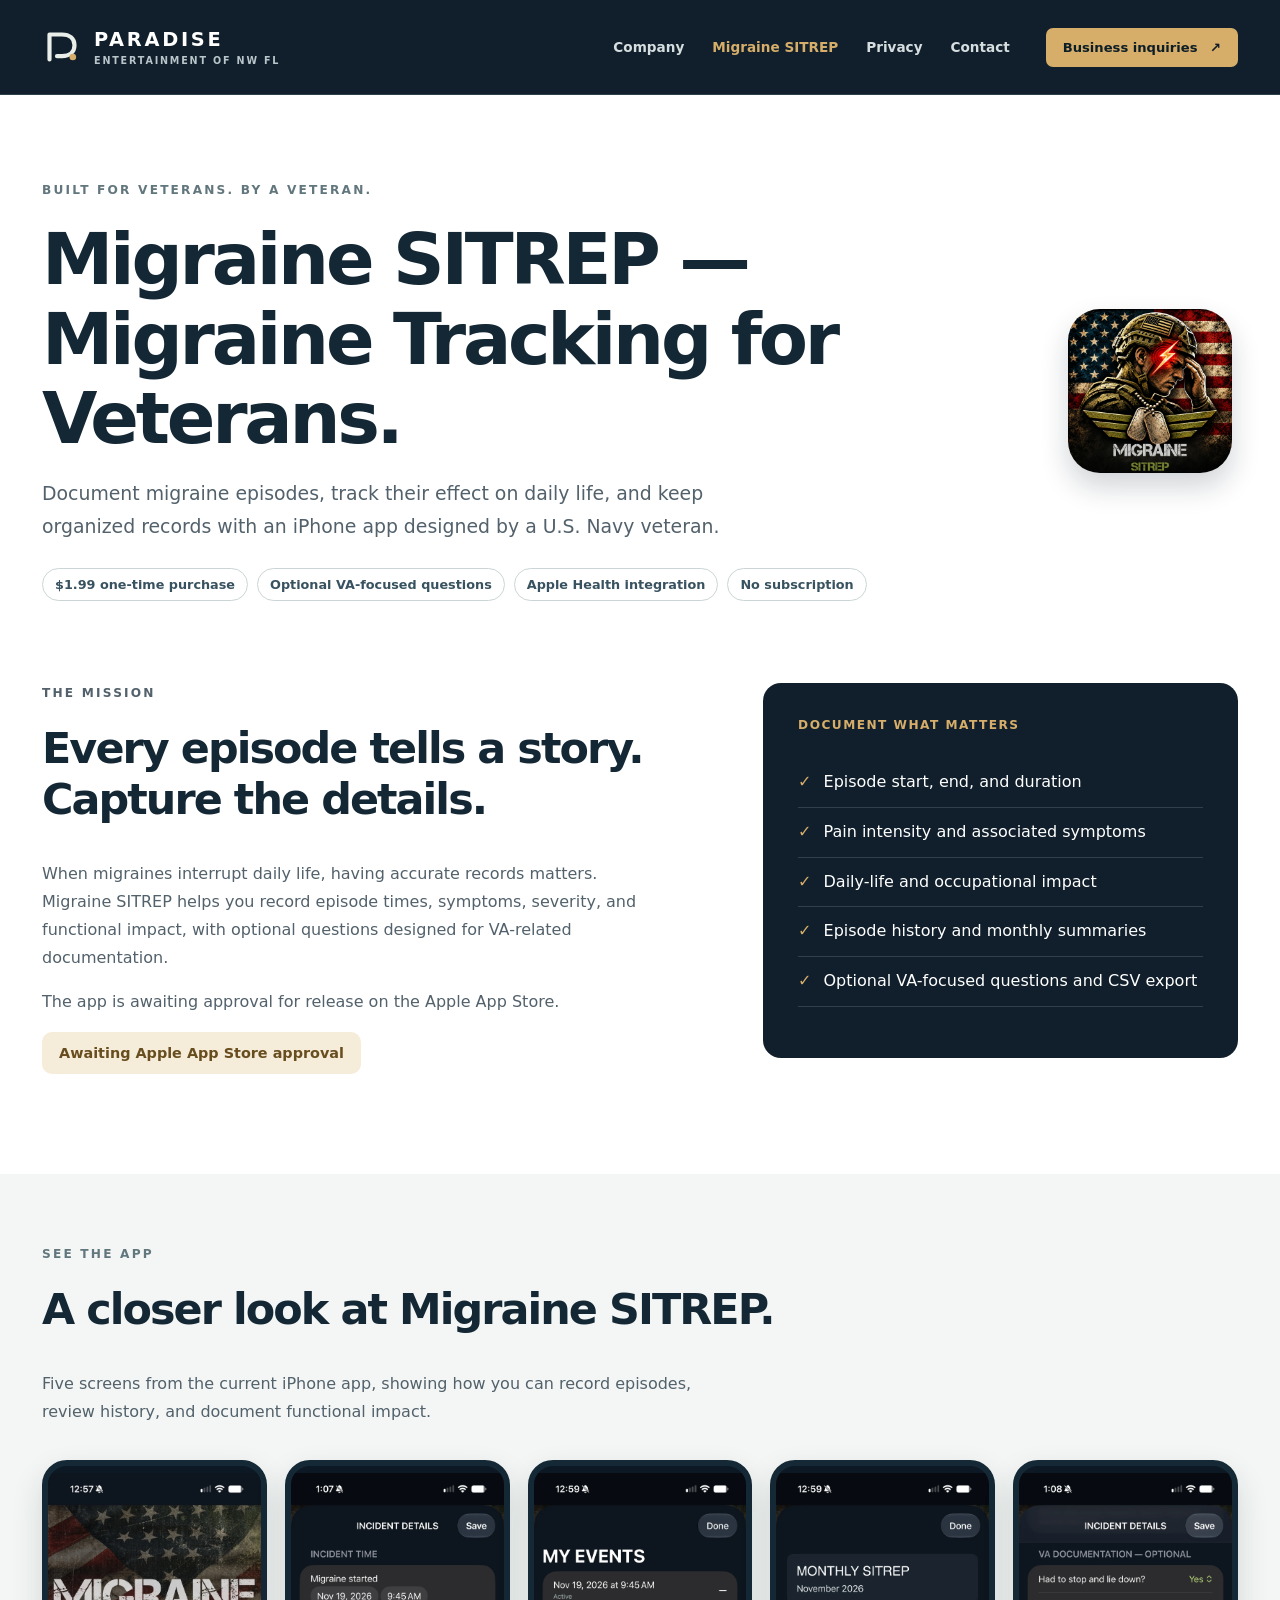
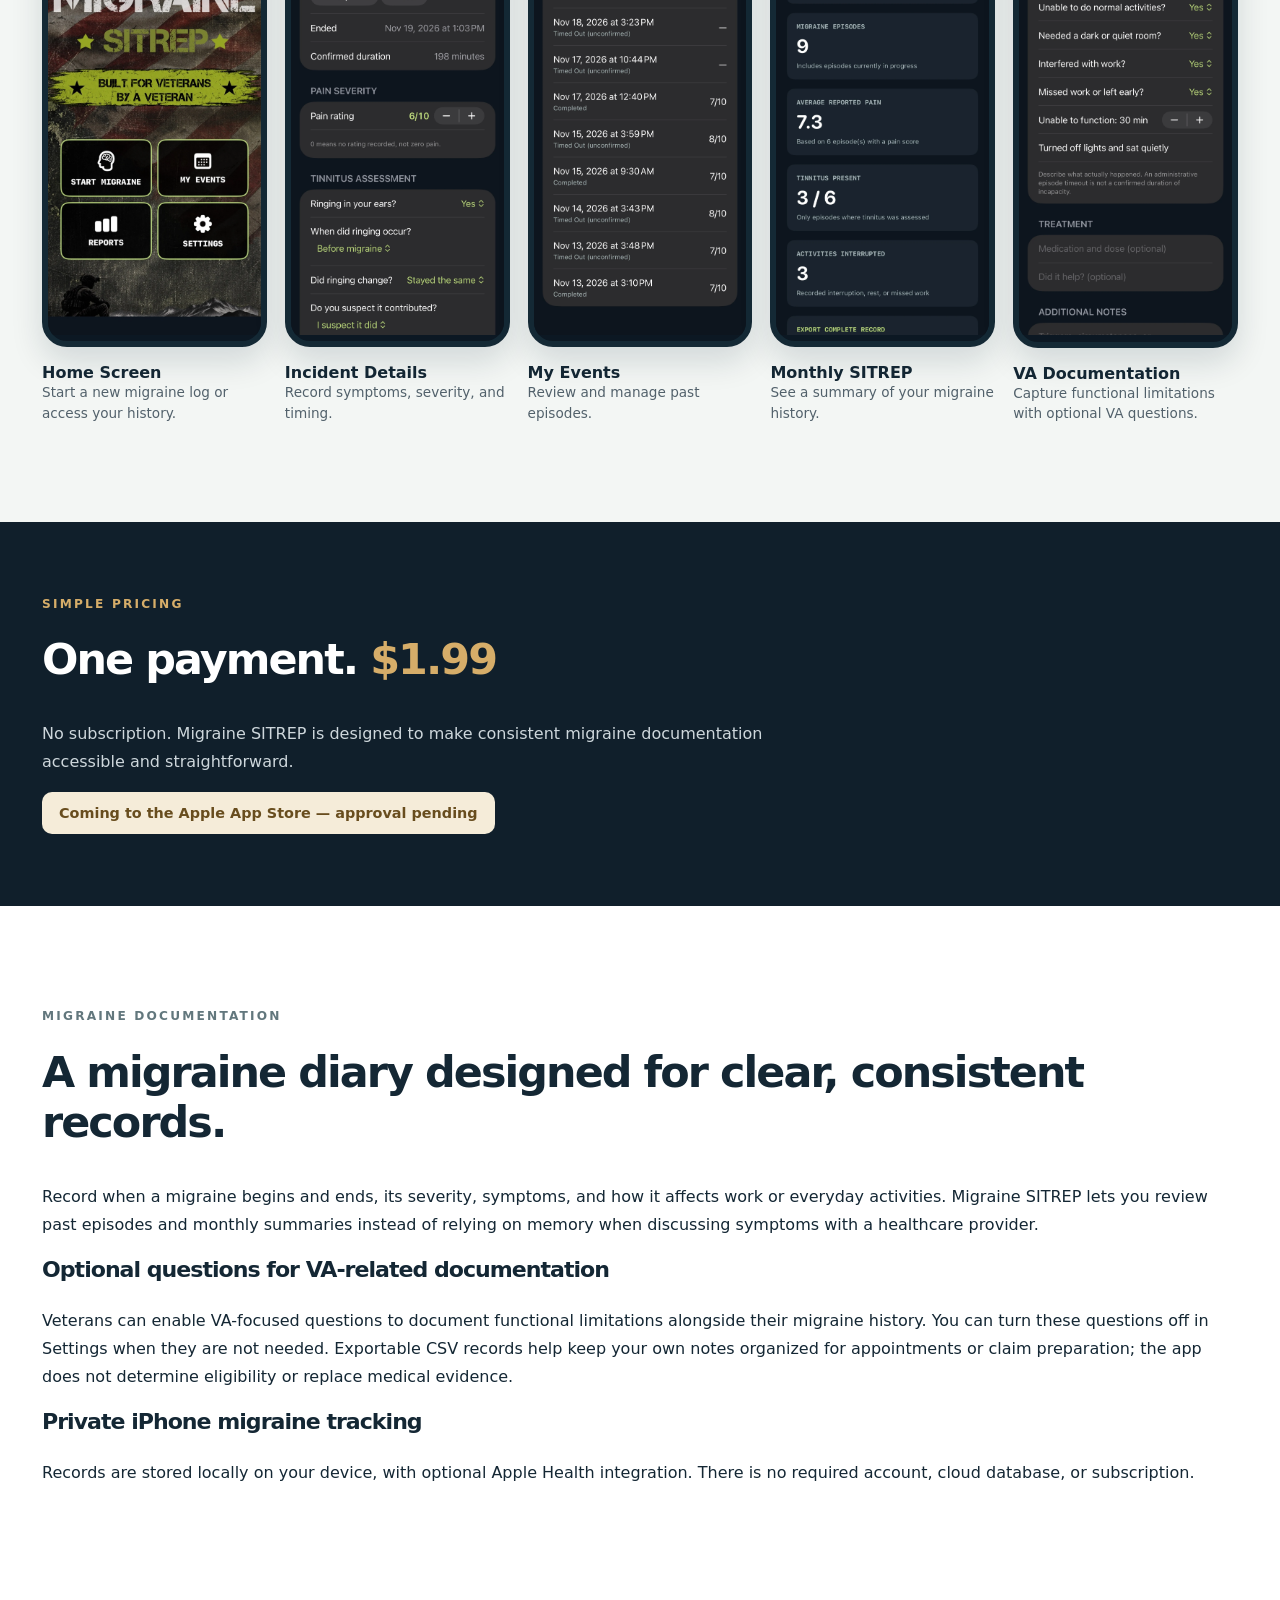
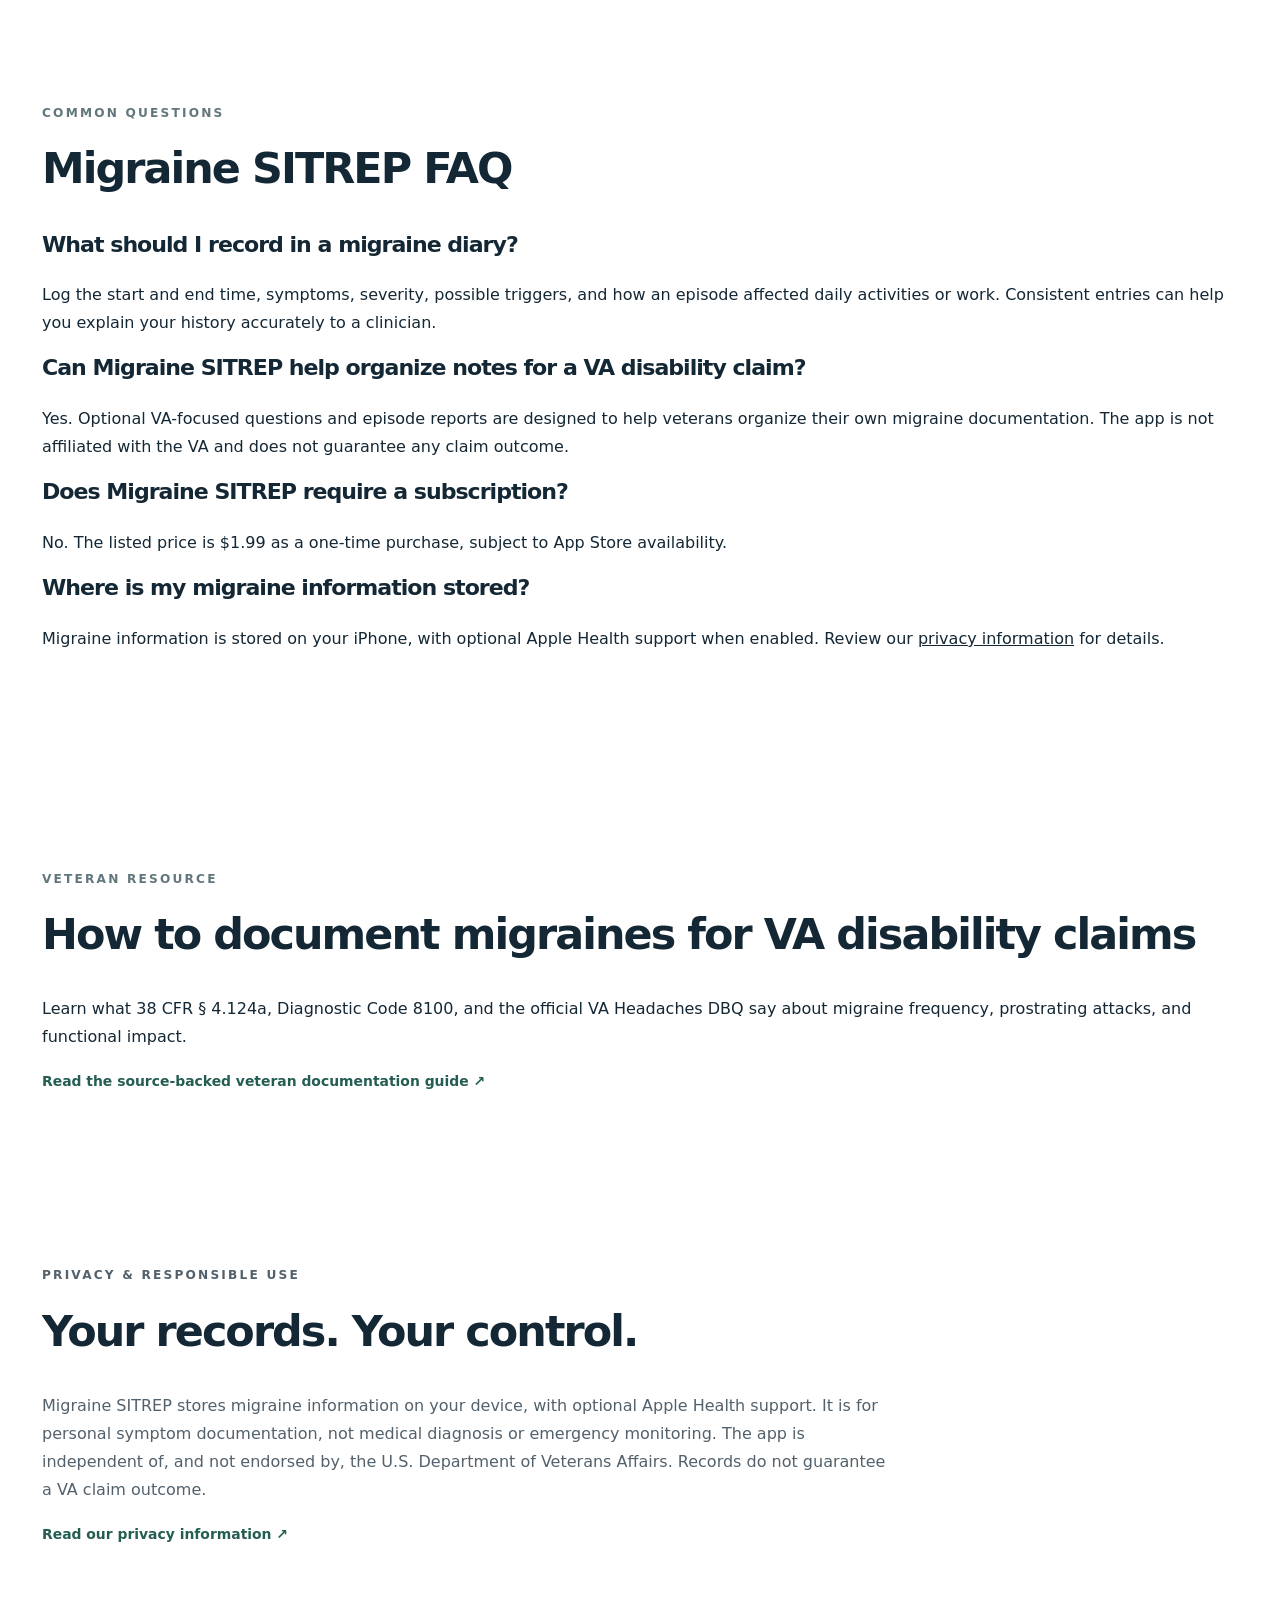
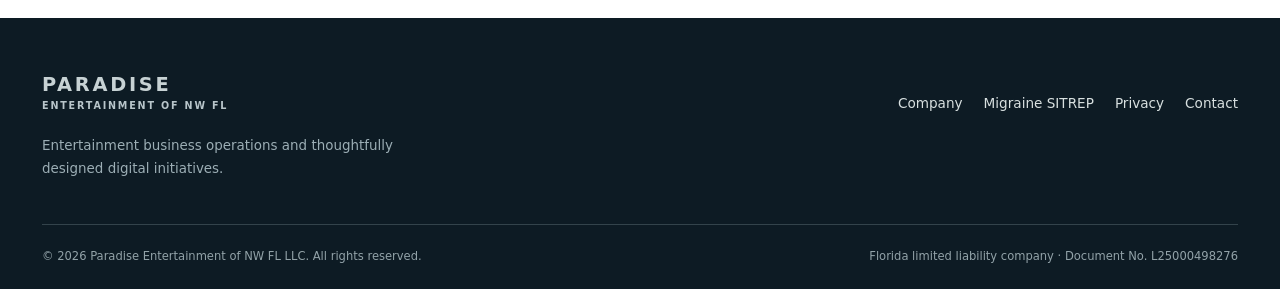
<file: migraine-sitrep.html>
<!doctype html>
<html lang="en"><head><meta charset="utf-8"><meta name="viewport" content="width=device-width,initial-scale=1"><meta name="color-scheme" content="light"><meta name="theme-color" content="#101F2B"><meta name="description" content="Migraine SITREP is a $1.99 veteran-built iPhone migraine tracker. Log symptoms, daily impact, monthly summaries and optional VA-focused documentation."><title>Migraine SITREP | Migraine Tracker &amp; VA Documentation</title><link rel="canonical" href="https://www.paradiseentertainmentnwfl.com/migraine-sitrep.html"><meta name="robots" content="index,follow,max-image-preview:large"><meta property="og:type" content="website"><meta property="og:site_name" content="Paradise Entertainment of NW FL"><meta property="og:title" content="Migraine SITREP | Veteran-Built iPhone Migraine Tracker"><meta property="og:description" content="Migraine SITREP is a $1.99 veteran-built iPhone migraine tracker. Log symptoms, daily impact, monthly summaries and optional VA-focused documentation."><meta property="og:url" content="https://www.paradiseentertainmentnwfl.com/migraine-sitrep.html"><meta property="og:image" content="https://www.paradiseentertainmentnwfl.com/assets/migraine-sitrep/app-icon.webp"><meta property="og:image:alt" content="Migraine SITREP app icon"><meta name="twitter:card" content="summary"><meta name="twitter:title" content="Migraine SITREP | Veteran-Built iPhone Migraine Tracker"><meta name="twitter:description" content="Migraine SITREP is a $1.99 veteran-built iPhone migraine tracker. Log symptoms, daily impact, monthly summaries and optional VA-focused documentation."><script type="application/ld+json">{"@context":"https://schema.org","@type":"SoftwareApplication","name":"Migraine SITREP","applicationCategory":"HealthApplication","operatingSystem":"iOS","description":"A veteran-built migraine tracking and documentation iPhone app with optional VA-focused questions, migraine episode records, monthly summaries and CSV export.","url":"https://www.paradiseentertainmentnwfl.com/migraine-sitrep.html","image":"https://www.paradiseentertainmentnwfl.com/assets/migraine-sitrep/app-icon.webp","offers":{"@type":"Offer","price":"1.99","priceCurrency":"USD"},"author":{"@type":"Organization","name":"Paradise Entertainment of NW FL LLC"},"featureList":["Migraine episode tracking","Optional VA-focused documentation questions","Monthly SITREP reports","CSV export","On-device records","Optional Apple Health integration"]}</script><link rel="icon" href="assets/favicon.svg" type="image/svg+xml"><link rel="stylesheet" href="assets/site.css">
<style>
.preview-banner{background:#e8f0ed;border-bottom:1px solid #c2d5d1;color:#15372f;padding:12px 0;font-size:.85rem;font-weight:750}
.ms-hero{padding:85px 0 62px}.ms-hero-grid{display:grid;grid-template-columns:minmax(0,1fr) 170px;gap:42px;align-items:center}.ms-hero h1{margin:0 0 18px}.ms-lede{font-size:1.18rem;color:#52616b;max-width:720px}.ms-icon{width:164px;aspect-ratio:1;display:block;overflow:hidden;border-radius:32px;box-shadow:0 14px 28px #0b1a2830;background:transparent}.ms-icon img{display:block;width:100%;height:100%;object-fit:contain}.ms-chiprow{display:flex;flex-wrap:wrap;gap:9px;margin-top:25px}.ms-chip{border:1px solid #cbd5d5;border-radius:30px;padding:8px 12px;color:#385260;font-weight:700;font-size:.8rem}.ms-gallery{padding:70px 0 85px;background:#f3f6f4}.ms-gallery-intro{max-width:700px;color:#52616b}.ms-gallery-grid{display:grid;grid-template-columns:repeat(5,minmax(0,1fr));gap:18px;margin-top:34px;align-items:start}.ms-shot{min-width:0;margin:0}.ms-visual{background:#0c1823;border:6px solid #142935;min-height:340px;aspect-ratio:9/19.5;border-radius:25px;box-shadow:0 14px 32px #0a223424;overflow:hidden;display:flex;align-items:center;justify-content:center;position:relative}.ms-visual img{width:100%;height:100%;object-fit:contain;position:absolute;inset:0}.ms-visual .ms-fallback{color:#d6ad69;text-align:center;font-size:.82rem;letter-spacing:.04em;padding:18px}.ms-caption{margin-top:16px}.ms-caption strong{display:block;font-size:1rem}.ms-caption p{font-size:.85rem;color:#52616b;line-height:1.5}.ms-price{background:#101f2b;color:#fff;padding:72px 0}.ms-price h2{color:#fff}.ms-price p{color:#ced7dc;max-width:800px}.ms-price strong{color:#d6ad69}.ms-note{font-size:.86rem;color:#68777e}.ms-disclaimer{padding:54px 0}.ms-disclaimer p{max-width:850px;color:#52616b}.ms-status{background:#f5ecd9;border-radius:10px;padding:13px 17px;display:inline-block;color:#684d1e;font-size:.9rem;font-weight:750}
@media(max-width:1100px){.ms-gallery-grid{grid-template-columns:repeat(3,minmax(0,1fr))}}
@media(max-width:720px){.ms-hero-grid{grid-template-columns:1fr}.ms-icon{width:120px;border-radius:24px}.ms-gallery-grid{grid-template-columns:repeat(2,minmax(0,1fr))}.ms-hero{padding:55px 0}}
@media(max-width:440px){.ms-gallery-grid{grid-template-columns:1fr;max-width:290px;margin-inline:auto}.ms-visual{min-height:0}}
</style></head><body>
<header class="site-header"><div class="shell header-inner"><a class="brand" href="index.html" aria-label="Paradise Entertainment home"><span class="brand-icon" aria-hidden="true"><svg viewBox="0 0 48 48" width="40" height="40" fill="none"><path d="M9 39V9h15c9.2 0 15 5 15 13s-5.8 13-15 13H18" stroke="currentColor" stroke-width="5" stroke-linecap="round" stroke-linejoin="round"/><circle cx="37" cy="36" r="4" fill="#D6AD69"/></svg></span><span class="brand-text"><strong>PARADISE</strong><small>ENTERTAINMENT OF NW FL</small></span></a><nav class="site-nav" aria-label="Primary navigation"><a href="index.html">Company</a><a href="migraine-sitrep.html" aria-current="page">Migraine SITREP</a><a href="privacy.html">Privacy</a><a href="contact.html">Contact</a></nav><a href="contact.html" class="nav-cta">Business inquiries <span aria-hidden="true">↗</span></a></div></header>

<main id="main-content">
<section class="shell ms-hero"><div class="ms-hero-grid"><div><p class="kicker">BUILT FOR VETERANS. BY A VETERAN.</p><h1>Migraine SITREP — Migraine Tracking for Veterans.</h1><p class="ms-lede">Document migraine episodes, track their effect on daily life, and keep organized records with an iPhone app designed by a U.S. Navy veteran.</p><div class="ms-chiprow"><span class="ms-chip">$1.99 one-time purchase</span><span class="ms-chip">Optional VA-focused questions</span><span class="ms-chip">Apple Health integration</span><span class="ms-chip">No subscription</span></div></div><div class="ms-icon"><img src="assets/migraine-sitrep/app-icon.webp" alt="Migraine SITREP app icon"></div></div></section>
<section class="section shell content-grid"><div><p class="kicker">THE MISSION</p><h2>Every episode tells a story. Capture the details.</h2><p>When migraines interrupt daily life, having accurate records matters. Migraine SITREP helps you record episode times, symptoms, severity, and functional impact, with optional questions designed for VA-related documentation.</p><p>The app is awaiting approval for release on the Apple App Store.</p><div class="ms-status">Awaiting Apple App Store approval</div></div><div class="fact-panel"><div class="fact-label">DOCUMENT WHAT MATTERS</div><ul class="check-list"><li>Episode start, end, and duration</li><li>Pain intensity and associated symptoms</li><li>Daily-life and occupational impact</li><li>Episode history and monthly summaries</li><li>Optional VA-focused questions and CSV export</li></ul></div></section>
<section class="ms-gallery"><div class="shell"><p class="kicker">SEE THE APP</p><h2>A closer look at Migraine SITREP.</h2><p class="ms-gallery-intro">Five screens from the current iPhone app, showing how you can record episodes, review history, and document functional impact.</p><div class="ms-gallery-grid">
<figure class="ms-shot"><div class="ms-visual"><div class="ms-fallback">Home Screen<br><small>Image asset pending</small></div><img src="assets/migraine-sitrep/home-screen.webp" alt="Home Screen screenshot" loading="lazy" onerror="this.style.display='none'"></div><figcaption class="ms-caption"><strong>Home Screen</strong><p>Start a new migraine log or access your history.</p></figcaption></figure><figure class="ms-shot"><div class="ms-visual"><div class="ms-fallback">Incident Details<br><small>Image asset pending</small></div><img src="assets/migraine-sitrep/incident-details.webp" alt="Incident Details screenshot" loading="lazy" onerror="this.style.display='none'"></div><figcaption class="ms-caption"><strong>Incident Details</strong><p>Record symptoms, severity, and timing.</p></figcaption></figure><figure class="ms-shot"><div class="ms-visual"><div class="ms-fallback">My Events<br><small>Image asset pending</small></div><img src="assets/migraine-sitrep/my-events.webp" alt="My Events screenshot" loading="lazy" onerror="this.style.display='none'"></div><figcaption class="ms-caption"><strong>My Events</strong><p>Review and manage past episodes.</p></figcaption></figure><figure class="ms-shot"><div class="ms-visual"><div class="ms-fallback">Monthly SITREP<br><small>Image asset pending</small></div><img src="assets/migraine-sitrep/monthly-sitrep.webp" alt="Monthly SITREP screenshot" loading="lazy" onerror="this.style.display='none'"></div><figcaption class="ms-caption"><strong>Monthly SITREP</strong><p>See a summary of your migraine history.</p></figcaption></figure><figure class="ms-shot"><div class="ms-visual"><div class="ms-fallback">VA Documentation<br><small>Image asset pending</small></div><img src="assets/migraine-sitrep/va-documentation.webp" alt="VA Documentation screenshot" loading="lazy" onerror="this.style.display='none'"></div><figcaption class="ms-caption"><strong>VA Documentation</strong><p>Capture functional limitations with optional VA questions.</p></figcaption></figure>
</div></div></section>
<section class="ms-price"><div class="shell"><p class="kicker" style="color:#d6ad69">SIMPLE PRICING</p><h2>One payment. <strong>$1.99</strong></h2><p>No subscription. Migraine SITREP is designed to make consistent migraine documentation accessible and straightforward.</p><div class="ms-status">Coming to the Apple App Store — approval pending</div></div></section>
<section class="section shell" aria-labelledby="ms-documentation"><p class="kicker">MIGRAINE DOCUMENTATION</p><h2 id="ms-documentation">A migraine diary designed for clear, consistent records.</h2><p>Record when a migraine begins and ends, its severity, symptoms, and how it affects work or everyday activities. Migraine SITREP lets you review past episodes and monthly summaries instead of relying on memory when discussing symptoms with a healthcare provider.</p><h3>Optional questions for VA-related documentation</h3><p>Veterans can enable VA-focused questions to document functional limitations alongside their migraine history. You can turn these questions off in Settings when they are not needed. Exportable CSV records help keep your own notes organized for appointments or claim preparation; the app does not determine eligibility or replace medical evidence.</p><h3>Private iPhone migraine tracking</h3><p>Records are stored locally on your device, with optional Apple Health integration. There is no required account, cloud database, or subscription.</p></section>
<section class="section shell" aria-labelledby="ms-faq"><p class="kicker">COMMON QUESTIONS</p><h2 id="ms-faq">Migraine SITREP FAQ</h2><h3>What should I record in a migraine diary?</h3><p>Log the start and end time, symptoms, severity, possible triggers, and how an episode affected daily activities or work. Consistent entries can help you explain your history accurately to a clinician.</p><h3>Can Migraine SITREP help organize notes for a VA disability claim?</h3><p>Yes. Optional VA-focused questions and episode reports are designed to help veterans organize their own migraine documentation. The app is not affiliated with the VA and does not guarantee any claim outcome.</p><h3>Does Migraine SITREP require a subscription?</h3><p>No. The listed price is $1.99 as a one-time purchase, subject to App Store availability.</p><h3>Where is my migraine information stored?</h3><p>Migraine information is stored on your iPhone, with optional Apple Health support when enabled. Review our <a href="privacy.html">privacy information</a> for details.</p></section>
<section class="section shell" aria-labelledby="va-guide-link"><p class="kicker">VETERAN RESOURCE</p><h2 id="va-guide-link">How to document migraines for VA disability claims</h2><p>Learn what 38 CFR § 4.124a, Diagnostic Code 8100, and the official VA Headaches DBQ say about migraine frequency, prostrating attacks, and functional impact.</p><p><a class="text-cta" href="va-migraine-documentation-guide.html">Read the source-backed veteran documentation guide ↗</a></p></section>
<section class="shell ms-disclaimer"><p class="kicker">PRIVACY & RESPONSIBLE USE</p><h2>Your records. Your control.</h2><p>Migraine SITREP stores migraine information on your device, with optional Apple Health support. It is for personal symptom documentation, not medical diagnosis or emergency monitoring. The app is independent of, and not endorsed by, the U.S. Department of Veterans Affairs. Records do not guarantee a VA claim outcome.</p><p><a class="text-cta" href="privacy.html">Read our privacy information ↗</a></p></section></main>
<footer class="site-footer"><div class="shell"><div class="footer-main"><div><a class="brand footer-brand" href="index.html"><span class="brand-text"><strong>PARADISE</strong><small>ENTERTAINMENT OF NW FL</small></span></a><p>Entertainment business operations and thoughtfully designed digital initiatives.</p></div><div class="footer-links"><a href="index.html">Company</a><a href="migraine-sitrep.html">Migraine SITREP</a><a href="privacy.html">Privacy</a><a href="contact.html">Contact</a></div></div><div class="footer-bottom"><span>© 2026 Paradise Entertainment of NW FL LLC. All rights reserved.</span><span>Florida limited liability company · Document No. L25000498276</span></div></div></footer><script src="assets/config.js"></script><script src="assets/site.js"></script></body></html>
</file>
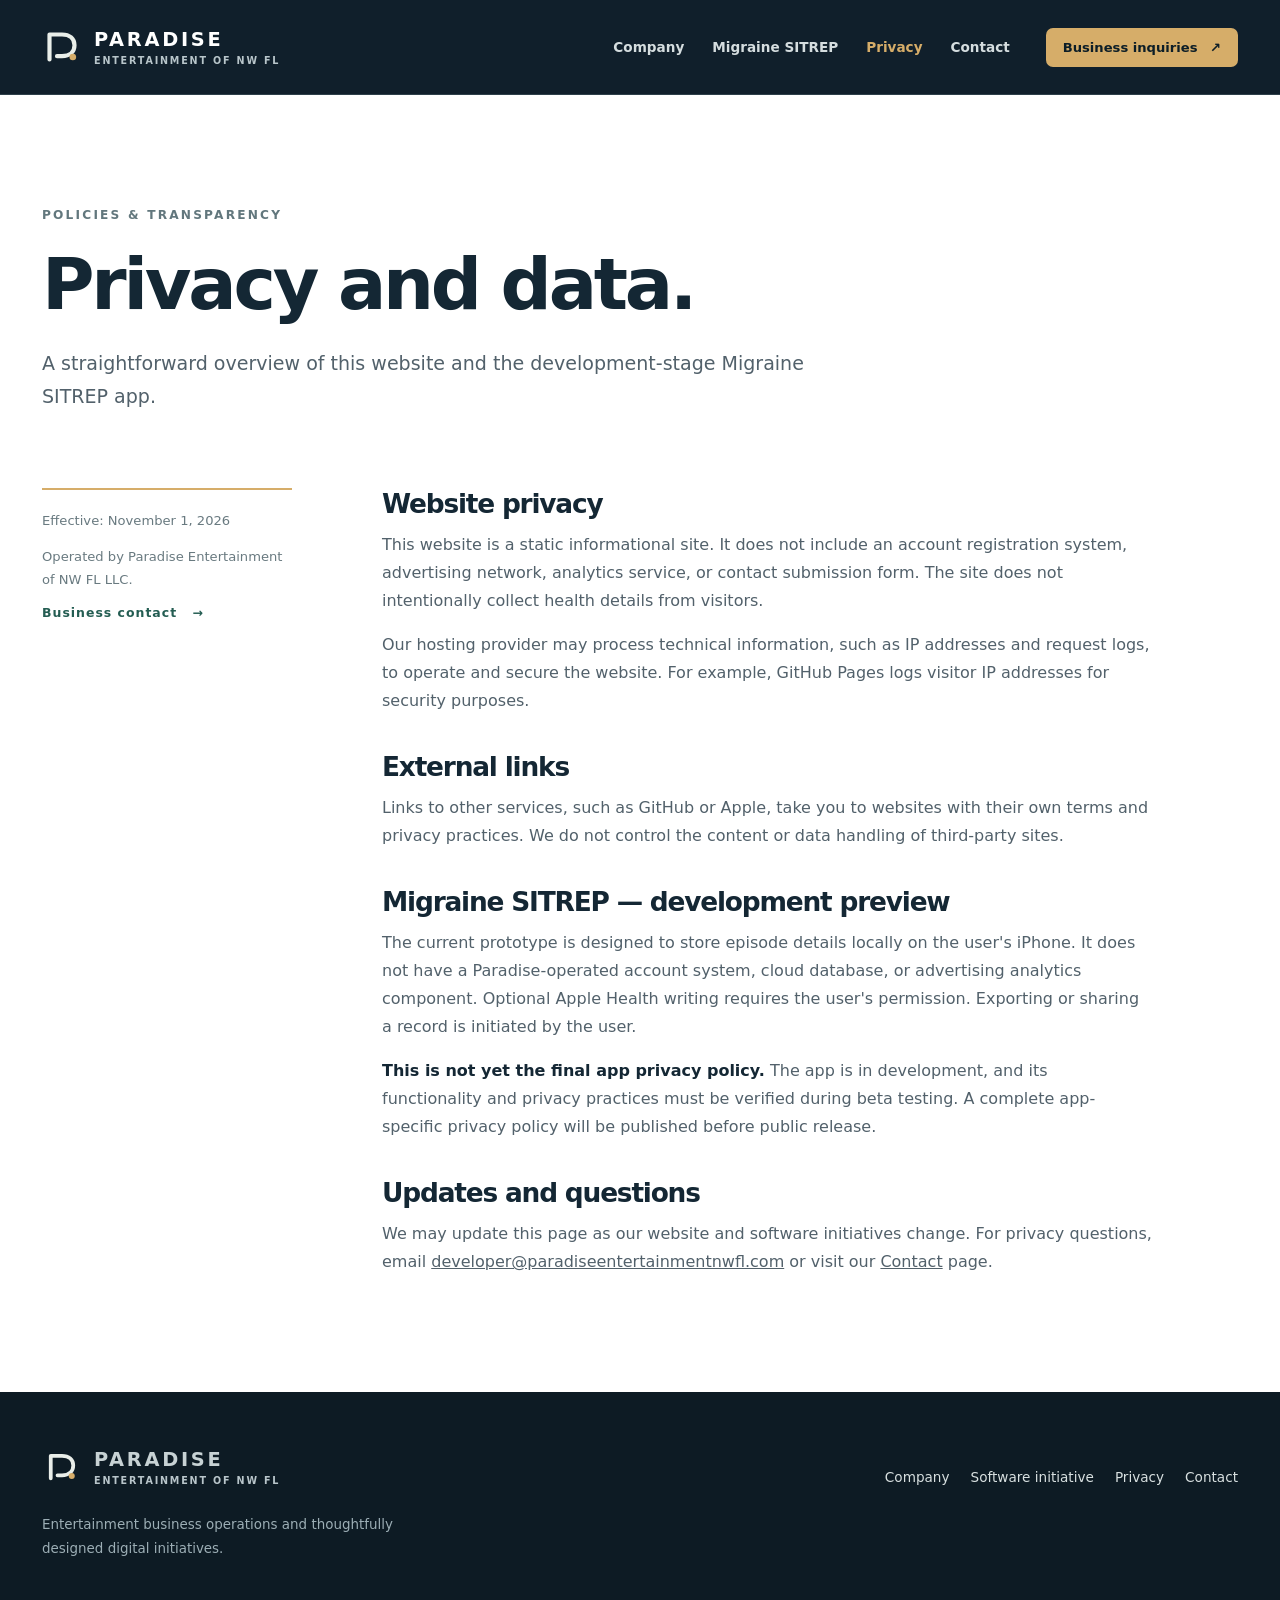
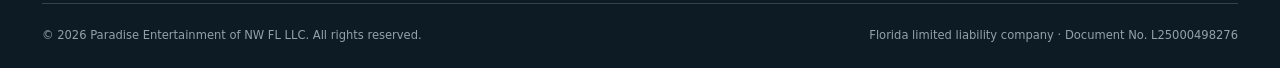
<file: privacy.html>
<!doctype html><html lang="en"><head><meta charset="utf-8"><meta name="viewport" content="width=device-width, initial-scale=1"><meta name="color-scheme" content="light"><meta name="theme-color" content="#101F2B"><meta name="description" content="Privacy information for the Paradise Entertainment website and the development-stage Migraine SITREP app."><meta property="og:type" content="website"><meta property="og:title" content="Privacy"><meta property="og:description" content="Privacy information for the Paradise Entertainment website and the development-stage Migraine SITREP app."><title>Privacy | Paradise Entertainment of NW FL LLC</title><link rel="icon" type="image/svg+xml" href="assets/favicon.svg"><link rel="stylesheet" href="assets/site.css"></head><body><header class="site-header"><div class="shell header-inner"><a class="brand" href="index.html" aria-label="Paradise Entertainment home"><span class="brand-icon" aria-hidden="true"><svg viewBox="0 0 48 48" width="40" height="40" fill="none"><path d="M9 39V9h15c9.2 0 15 5 15 13s-5.8 13-15 13H18" stroke="currentColor" stroke-width="5" stroke-linecap="round" stroke-linejoin="round"/><circle cx="37" cy="36" r="4" fill="#D6AD69"/></svg></span><span class="brand-text"><strong>PARADISE</strong><small>ENTERTAINMENT OF NW FL</small></span></a><nav class="site-nav" aria-label="Primary navigation"><a href="index.html" >Company</a><a href="migraine-sitrep.html" >Migraine SITREP</a><a href="privacy.html" aria-current=page>Privacy</a><a href="contact.html" >Contact</a></nav><a href="contact.html" class="nav-cta">Business inquiries <span aria-hidden="true">↗</span></a></div></header><main id="main-content"><section class="interior-hero shell compact"><p class="kicker">POLICIES & TRANSPARENCY</p><h1>Privacy and data.</h1><p class="interior-lede">A straightforward overview of this website and the development-stage Migraine SITREP app.</p></section><section class="section shell legal-layout"><aside class="legal-aside"><p>Effective: November 1, 2026</p><p>Operated by Paradise Entertainment of NW FL LLC.</p><a href="contact.html" class="inline-link">Business contact <span aria-hidden="true">→</span></a></aside><div class="legal-content"><h2>Website privacy</h2><p>This website is a static informational site. It does not include an account registration system, advertising network, analytics service, or contact submission form. The site does not intentionally collect health details from visitors.</p><p>Our hosting provider may process technical information, such as IP addresses and request logs, to operate and secure the website. For example, GitHub Pages logs visitor IP addresses for security purposes.</p><h2>External links</h2><p>Links to other services, such as GitHub or Apple, take you to websites with their own terms and privacy practices. We do not control the content or data handling of third-party sites.</p><h2>Migraine SITREP — development preview</h2><p>The current prototype is designed to store episode details locally on the user's iPhone. It does not have a Paradise-operated account system, cloud database, or advertising analytics component. Optional Apple Health writing requires the user's permission. Exporting or sharing a record is initiated by the user.</p><p><strong>This is not yet the final app privacy policy.</strong> The app is in development, and its functionality and privacy practices must be verified during beta testing. A complete app-specific privacy policy will be published before public release.</p><h2>Updates and questions</h2><p>We may update this page as our website and software initiatives change. For privacy questions, email <a href="mailto:developer@paradiseentertainmentnwfl.com">developer@paradiseentertainmentnwfl.com</a> or visit our <a href="contact.html">Contact</a> page.</p></div></section></main><footer class="site-footer"><div class="shell"><div class="footer-main"><div><a class="brand footer-brand" href="index.html"><span class="brand-icon" aria-hidden="true"><svg viewBox="0 0 48 48" width="40" height="40" fill="none"><path d="M9 39V9h15c9.2 0 15 5 15 13s-5.8 13-15 13H18" stroke="currentColor" stroke-width="5" stroke-linecap="round" stroke-linejoin="round"/><circle cx="37" cy="36" r="4" fill="#D6AD69"/></svg></span><span class="brand-text"><strong>PARADISE</strong><small>ENTERTAINMENT OF NW FL</small></span></a><p>Entertainment business operations and thoughtfully designed digital initiatives.</p></div><div class="footer-links"><a href="index.html">Company</a><a href="migraine-sitrep.html">Software initiative</a><a href="privacy.html">Privacy</a><a href="contact.html">Contact</a></div></div><div class="footer-bottom"><span>© <span data-year>2026</span> Paradise Entertainment of NW FL LLC. All rights reserved.</span><span>Florida limited liability company · Document No. L25000498276</span></div></div></footer><script src="assets/config.js"></script><script src="assets/site.js"></script></body></html>
</file>
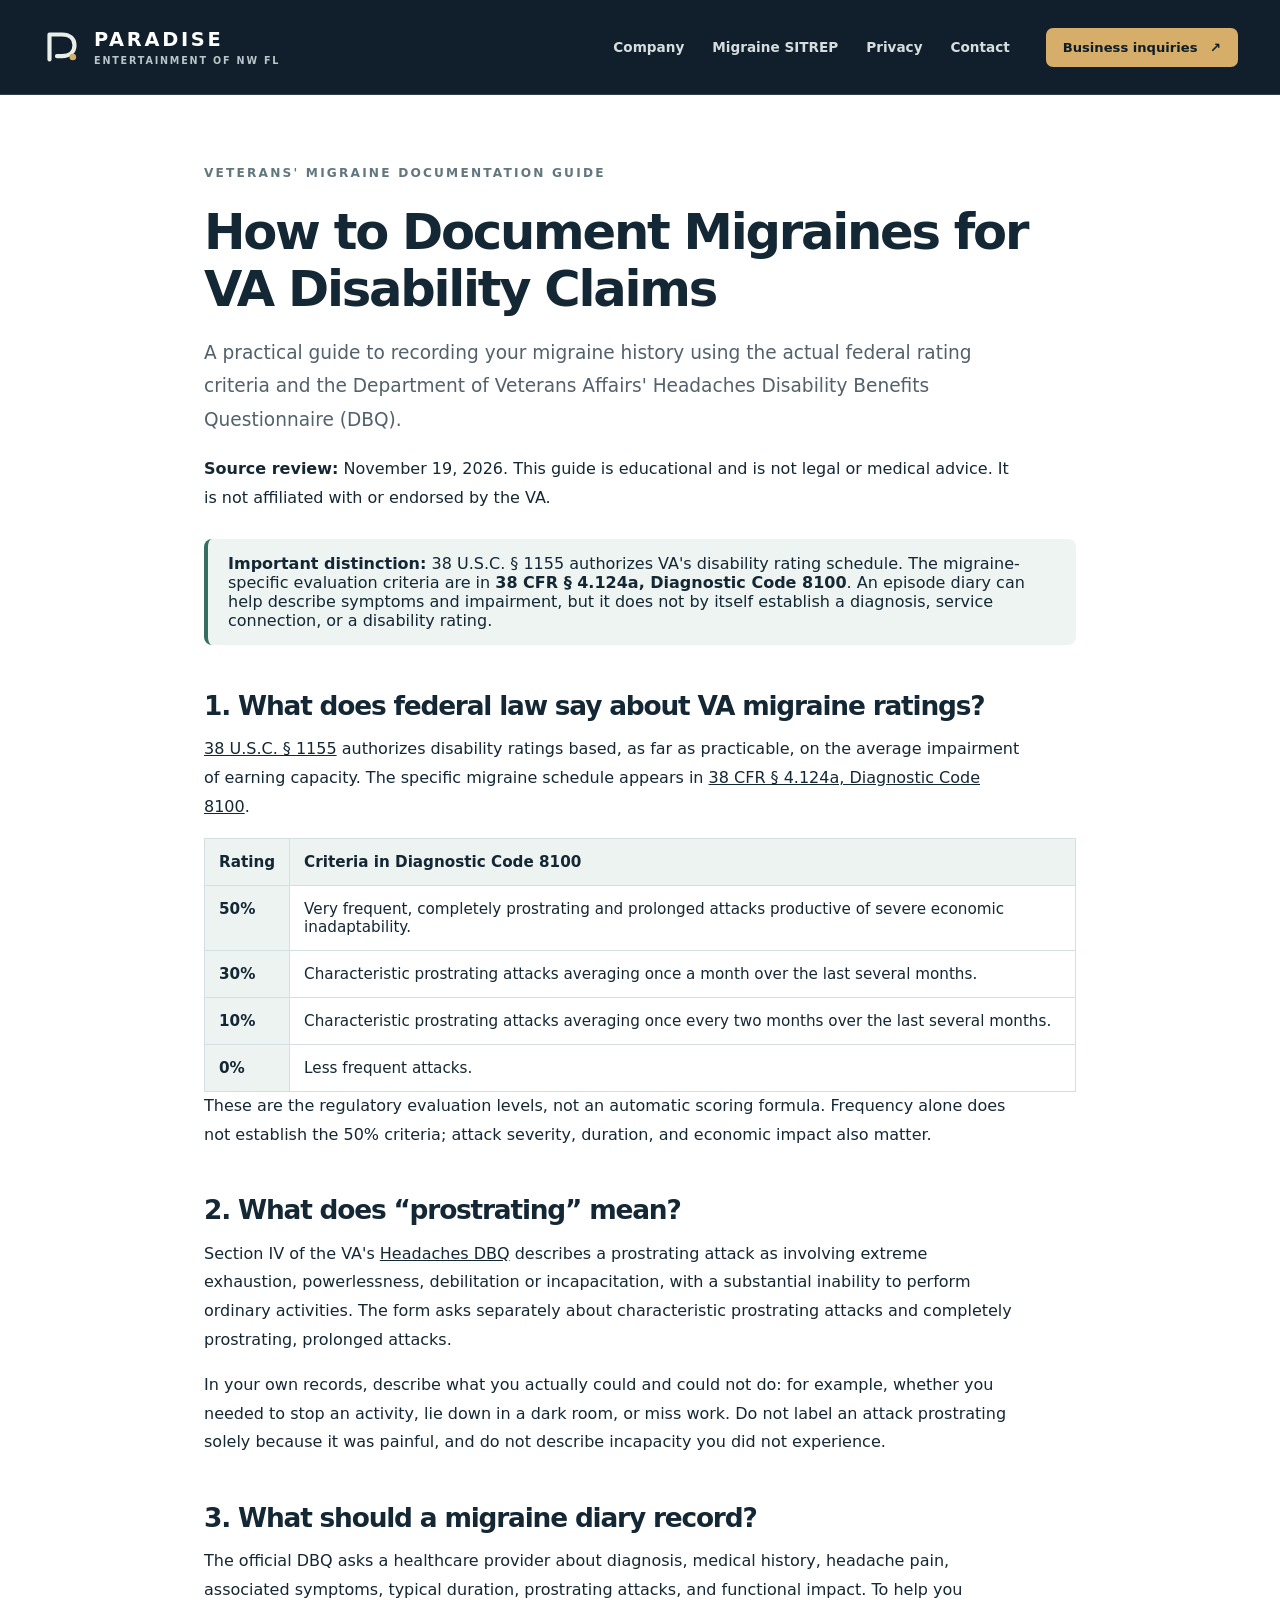
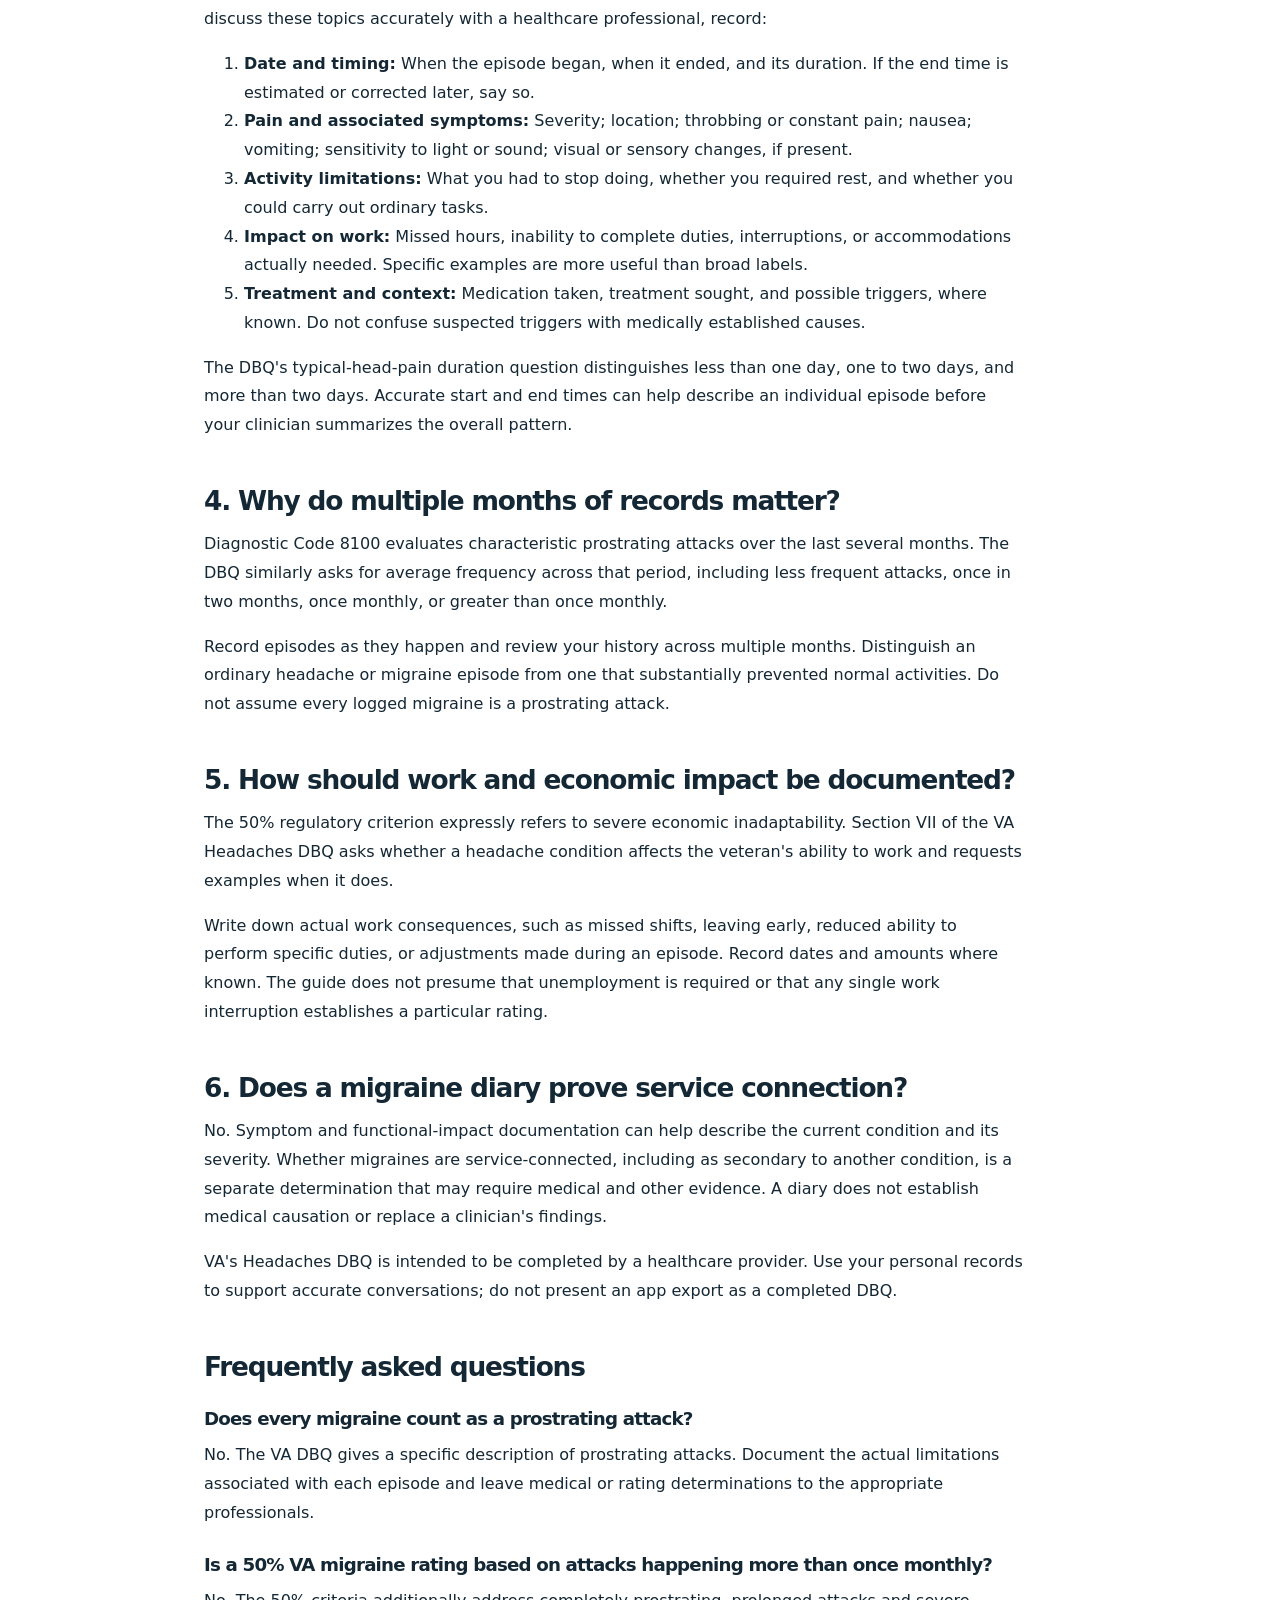
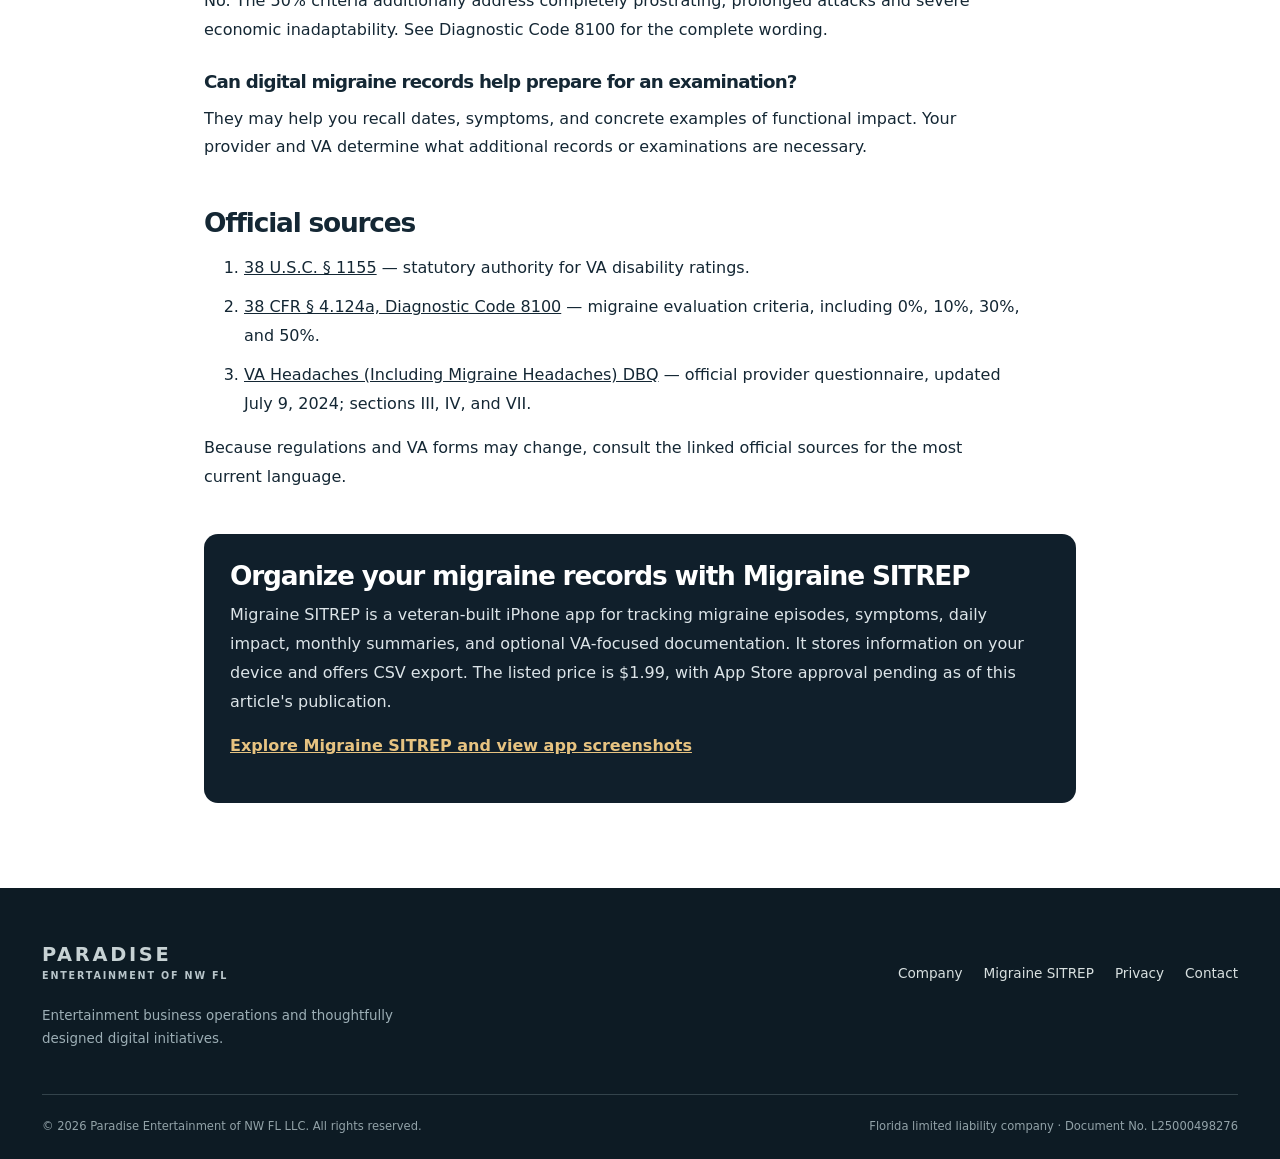
<file: va-migraine-documentation-guide.html>
<!doctype html>
<html lang="en">
<head>
<meta charset="utf-8"><meta name="viewport" content="width=device-width,initial-scale=1"><meta name="color-scheme" content="light"><meta name="theme-color" content="#101F2B">
<title>How to Document Migraines for VA Disability Claims | Migraine SITREP</title><meta name="description" content="A source-based veteran guide to documenting migraine frequency, prostrating attacks, symptoms and work impact under 38 CFR 4.124a, Diagnostic Code 8100."><meta name="robots" content="index,follow,max-image-preview:large"><link rel="canonical" href="https://www.paradiseentertainmentnwfl.com/va-migraine-documentation-guide.html">
<meta property="og:type" content="article"><meta property="og:title" content="How to Document Migraines for VA Disability Claims | Migraine SITREP"><meta property="og:description" content="A source-based veteran guide to documenting migraine frequency, prostrating attacks, symptoms and work impact under 38 CFR 4.124a, Diagnostic Code 8100."><meta property="og:url" content="https://www.paradiseentertainmentnwfl.com/va-migraine-documentation-guide.html"><meta property="og:image" content="https://www.paradiseentertainmentnwfl.com/assets/migraine-sitrep/app-icon.webp"><meta name="twitter:card" content="summary">
<link rel="icon" href="assets/favicon.svg" type="image/svg+xml"><link rel="stylesheet" href="assets/site.css">
<script type="application/ld+json">{"@context":"https://schema.org","@type":"Article","headline":"How to Document Migraines for VA Disability Claims","description":"A source-based veteran guide to documenting migraine frequency, prostrating attacks, symptoms and work impact under 38 CFR 4.124a, Diagnostic Code 8100.","mainEntityOfPage":"https://www.paradiseentertainmentnwfl.com/va-migraine-documentation-guide.html","datePublished":"2026-11-19","dateModified":"2026-11-19","author":{"@type":"Organization","name":"Paradise Entertainment of NW FL LLC"},"publisher":{"@type":"Organization","name":"Paradise Entertainment of NW FL LLC"},"about":[{"@type":"Thing","name":"38 CFR 4.124a Diagnostic Code 8100"},{"@type":"Thing","name":"VA Headaches Disability Benefits Questionnaire"}],"citation":["https://www.ecfr.gov/current/title-38/chapter-I/part-4/section-4.124a","https://uscode.house.gov/view.xhtml?req=granuleid:USC-prelim-title38-section1155&num=0&edition=prelim","https://www.benefits.va.gov/compensation/docs/Headaches_Including_Migraines.pdf"]}</script>
<style>
.guide{max-width:920px;margin:auto;padding:68px 24px 85px}.guide h1{font-size:clamp(2rem,4vw,3.1rem);line-height:1.15;margin:12px 0 18px}.guide h2{font-size:1.65rem;margin:45px 0 14px}.guide h3{font-size:1.14rem;margin:25px 0 10px}.guide p,.guide li{line-height:1.8}.guide p,.guide ul,.guide ol{max-width:820px}.guide .intro{font-size:1.16rem;color:#52616b}.guide .note{background:#edf4f2;border-left:4px solid #376d62;border-radius:8px;padding:15px 20px;margin:27px 0}.guide .table-wrap{overflow-x:auto}.guide table{border-collapse:collapse;width:100%;font-size:.95rem}.guide th,.guide td{border:1px solid #d5dfdf;padding:14px;text-align:left;vertical-align:top}.guide th{background:#edf3f1}.guide .sources li{margin:10px 0}.guide .cta{background:#101f2b;color:#fff;border-radius:14px;padding:26px;margin-top:42px}.guide .cta h2{color:#fff;margin:0 0 10px}.guide .cta p{color:#dce4e8}.guide .cta a{color:#e7c381;text-decoration:underline}.guide a{overflow-wrap:anywhere}.guide .cta a{font-weight:bold}
</style>
</head>
<body><header class="site-header"><div class="shell header-inner"><a class="brand" href="index.html" aria-label="Paradise Entertainment home"><span class="brand-icon" aria-hidden="true"><svg viewBox="0 0 48 48" width="40" height="40" fill="none"><path d="M9 39V9h15c9.2 0 15 5 15 13s-5.8 13-15 13H18" stroke="currentColor" stroke-width="5" stroke-linecap="round" stroke-linejoin="round"/><circle cx="37" cy="36" r="4" fill="#D6AD69"/></svg></span><span class="brand-text"><strong>PARADISE</strong><small>ENTERTAINMENT OF NW FL</small></span></a><nav class="site-nav" aria-label="Primary navigation"><a href="index.html">Company</a><a href="migraine-sitrep.html">Migraine SITREP</a><a href="privacy.html">Privacy</a><a href="contact.html">Contact</a></nav><a href="contact.html" class="nav-cta">Business inquiries <span aria-hidden="true">↗</span></a></div></header>


<main id="main-content"><article class="guide">
<p class="kicker">VETERANS' MIGRAINE DOCUMENTATION GUIDE</p>
<h1>How to Document Migraines for VA Disability Claims</h1>
<p class="intro">A practical guide to recording your migraine history using the actual federal rating criteria and the Department of Veterans Affairs' Headaches Disability Benefits Questionnaire (DBQ).</p>
<p><strong>Source review:</strong> November 19, 2026. This guide is educational and is not legal or medical advice. It is not affiliated with or endorsed by the VA.</p>
<div class="note"><strong>Important distinction:</strong> 38 U.S.C. § 1155 authorizes VA's disability rating schedule. The migraine-specific evaluation criteria are in <strong>38 CFR § 4.124a, Diagnostic Code 8100</strong>. An episode diary can help describe symptoms and impairment, but it does not by itself establish a diagnosis, service connection, or a disability rating.</div>

<h2 id="rating-criteria">1. What does federal law say about VA migraine ratings?</h2>
<p><a href="https://uscode.house.gov/view.xhtml?req=granuleid:USC-prelim-title38-section1155&num=0&edition=prelim" rel="noopener">38 U.S.C. § 1155</a> authorizes disability ratings based, as far as practicable, on the average impairment of earning capacity. The specific migraine schedule appears in <a href="https://www.ecfr.gov/current/title-38/chapter-I/part-4/section-4.124a" rel="noopener">38 CFR § 4.124a, Diagnostic Code 8100</a>.</p>
<div class="table-wrap"><table><thead><tr><th scope="col">Rating</th><th scope="col">Criteria in Diagnostic Code 8100</th></tr></thead><tbody>
<tr><th scope="row">50%</th><td>Very frequent, completely prostrating and prolonged attacks productive of severe economic inadaptability.</td></tr>
<tr><th scope="row">30%</th><td>Characteristic prostrating attacks averaging once a month over the last several months.</td></tr>
<tr><th scope="row">10%</th><td>Characteristic prostrating attacks averaging once every two months over the last several months.</td></tr>
<tr><th scope="row">0%</th><td>Less frequent attacks.</td></tr>
</tbody></table></div>
<p>These are the regulatory evaluation levels, not an automatic scoring formula. Frequency alone does not establish the 50% criteria; attack severity, duration, and economic impact also matter.</p>

<h2 id="prostrating">2. What does “prostrating” mean?</h2>
<p>Section IV of the VA's <a href="https://www.benefits.va.gov/compensation/docs/Headaches_Including_Migraines.pdf" rel="noopener">Headaches DBQ</a> describes a prostrating attack as involving extreme exhaustion, powerlessness, debilitation or incapacitation, with a substantial inability to perform ordinary activities. The form asks separately about characteristic prostrating attacks and completely prostrating, prolonged attacks.</p>
<p>In your own records, describe what you actually could and could not do: for example, whether you needed to stop an activity, lie down in a dark room, or miss work. Do not label an attack prostrating solely because it was painful, and do not describe incapacity you did not experience.</p>

<h2 id="what-to-record">3. What should a migraine diary record?</h2>
<p>The official DBQ asks a healthcare provider about diagnosis, medical history, headache pain, associated symptoms, typical duration, prostrating attacks, and functional impact. To help you discuss these topics accurately with a healthcare professional, record:</p>
<ol>
<li><strong>Date and timing:</strong> When the episode began, when it ended, and its duration. If the end time is estimated or corrected later, say so.</li>
<li><strong>Pain and associated symptoms:</strong> Severity; location; throbbing or constant pain; nausea; vomiting; sensitivity to light or sound; visual or sensory changes, if present.</li>
<li><strong>Activity limitations:</strong> What you had to stop doing, whether you required rest, and whether you could carry out ordinary tasks.</li>
<li><strong>Impact on work:</strong> Missed hours, inability to complete duties, interruptions, or accommodations actually needed. Specific examples are more useful than broad labels.</li>
<li><strong>Treatment and context:</strong> Medication taken, treatment sought, and possible triggers, where known. Do not confuse suspected triggers with medically established causes.</li>
</ol>
<p>The DBQ's typical-head-pain duration question distinguishes less than one day, one to two days, and more than two days. Accurate start and end times can help describe an individual episode before your clinician summarizes the overall pattern.</p>

<h2 id="frequency">4. Why do multiple months of records matter?</h2>
<p>Diagnostic Code 8100 evaluates characteristic prostrating attacks over the <em>last several months</em>. The DBQ similarly asks for average frequency across that period, including less frequent attacks, once in two months, once monthly, or greater than once monthly.</p>
<p>Record episodes as they happen and review your history across multiple months. Distinguish an ordinary headache or migraine episode from one that substantially prevented normal activities. Do not assume every logged migraine is a prostrating attack.</p>

<h2 id="work-impact">5. How should work and economic impact be documented?</h2>
<p>The 50% regulatory criterion expressly refers to severe economic inadaptability. Section VII of the VA Headaches DBQ asks whether a headache condition affects the veteran's ability to work and requests examples when it does.</p>
<p>Write down actual work consequences, such as missed shifts, leaving early, reduced ability to perform specific duties, or adjustments made during an episode. Record dates and amounts where known. The guide does not presume that unemployment is required or that any single work interruption establishes a particular rating.</p>

<h2 id="claim-context">6. Does a migraine diary prove service connection?</h2>
<p>No. Symptom and functional-impact documentation can help describe the current condition and its severity. Whether migraines are service-connected, including as secondary to another condition, is a separate determination that may require medical and other evidence. A diary does not establish medical causation or replace a clinician's findings.</p>
<p>VA's Headaches DBQ is intended to be completed by a healthcare provider. Use your personal records to support accurate conversations; do not present an app export as a completed DBQ.</p>

<h2 id="faq">Frequently asked questions</h2>
<h3>Does every migraine count as a prostrating attack?</h3>
<p>No. The VA DBQ gives a specific description of prostrating attacks. Document the actual limitations associated with each episode and leave medical or rating determinations to the appropriate professionals.</p>
<h3>Is a 50% VA migraine rating based on attacks happening more than once monthly?</h3>
<p>No. The 50% criteria additionally address completely prostrating, prolonged attacks and severe economic inadaptability. See Diagnostic Code 8100 for the complete wording.</p>
<h3>Can digital migraine records help prepare for an examination?</h3>
<p>They may help you recall dates, symptoms, and concrete examples of functional impact. Your provider and VA determine what additional records or examinations are necessary.</p>

<h2 id="sources">Official sources</h2>
<ol class="sources"><li><a href="https://uscode.house.gov/view.xhtml?req=granuleid:USC-prelim-title38-section1155&num=0&edition=prelim" rel="noopener">38 U.S.C. § 1155</a> — statutory authority for VA disability ratings.</li>
<li><a href="https://www.ecfr.gov/current/title-38/chapter-I/part-4/section-4.124a" rel="noopener">38 CFR § 4.124a, Diagnostic Code 8100</a> — migraine evaluation criteria, including 0%, 10%, 30%, and 50%.</li>
<li><a href="https://www.benefits.va.gov/compensation/docs/Headaches_Including_Migraines.pdf" rel="noopener">VA Headaches (Including Migraine Headaches) DBQ</a> — official provider questionnaire, updated July 9, 2024; sections III, IV, and VII.</li></ol>
<p>Because regulations and VA forms may change, consult the linked official sources for the most current language.</p>

<section class="cta" aria-labelledby="app-cta"><h2 id="app-cta">Organize your migraine records with Migraine SITREP</h2><p>Migraine SITREP is a veteran-built iPhone app for tracking migraine episodes, symptoms, daily impact, monthly summaries, and optional VA-focused documentation. It stores information on your device and offers CSV export. The listed price is $1.99, with App Store approval pending as of this article's publication.</p><p><a href="migraine-sitrep.html">Explore Migraine SITREP and view app screenshots</a></p></section>
</article></main>
<footer class="site-footer"><div class="shell"><div class="footer-main"><div><a class="brand footer-brand" href="index.html"><span class="brand-text"><strong>PARADISE</strong><small>ENTERTAINMENT OF NW FL</small></span></a><p>Entertainment business operations and thoughtfully designed digital initiatives.</p></div><div class="footer-links"><a href="index.html">Company</a><a href="migraine-sitrep.html">Migraine SITREP</a><a href="privacy.html">Privacy</a><a href="contact.html">Contact</a></div></div><div class="footer-bottom"><span>© 2026 Paradise Entertainment of NW FL LLC. All rights reserved.</span><span>Florida limited liability company · Document No. L25000498276</span></div></div></footer><script src="assets/config.js"></script><script src="assets/site.js"></script></body></html>
</file>
<file: assets/site.css>
:root{--ink:#142734;--muted:#52616b;--navy:#101f2b;--navy2:#182e3a;--gold:#d6ad69;--cream:#f8f7f2;--paper:#fff;--line:#e4e7e6;--mint:#bbd9c8;--radius:18px;font-family:system-ui,-apple-system,BlinkMacSystemFont,'Segoe UI',Arial,sans-serif;color:var(--ink);background:#fff;font-synthesis:none}*{box-sizing:border-box}html{scroll-behavior:smooth}body{margin:0;min-width:320px}a{color:inherit}img,svg{max-width:100%}h1,h2,h3,h4,p{margin-top:0}h1,h2,h3{font-family:'Segoe UI',system-ui,-apple-system,Arial,sans-serif;letter-spacing:-.045em}h1{font-size:clamp(2.95rem,5.6vw,5.9rem);line-height:1.11;font-weight:700}h2{font-size:clamp(2rem,3.35vw,3.55rem);line-height:1.18}h3{font-size:1.38rem;line-height:1.35}p{line-height:1.75}.shell{width:min(1200px,calc(100% - 84px));margin-inline:auto}.site-header{background:var(--navy);color:#fff;border-bottom:1px solid #2e404a}.header-inner{min-height:94px;display:flex;align-items:center;gap:36px}.brand{display:inline-flex;align-items:center;gap:12px;text-decoration:none;min-width:250px}.brand-icon{display:grid;place-items:center;flex:0 0 auto;color:#e9eee9}.brand-text{display:flex;flex-direction:column;line-height:1.2}.brand-text strong{font-family:'Segoe UI',system-ui,sans-serif;font-size:1.21rem;letter-spacing:.14em}.brand-text small{font-size:.6rem;letter-spacing:.19em;color:#b8c5ca;font-weight:700;margin-top:4px}.site-nav{display:flex;gap:28px;margin-left:auto;align-items:center}.site-nav a{text-decoration:none;color:#d5dddf;font-size:.85rem;font-weight:600;padding:12px 0;white-space:nowrap}.site-nav a:hover,.site-nav a[aria-current=page]{color:var(--gold)}.nav-cta{background:var(--gold);color:#0d1e27;border-radius:7px;padding:12px 17px;text-decoration:none;font-size:.82rem;font-weight:700;white-space:nowrap}.nav-cta span{margin-left:8px}.hero{background:var(--navy);color:white;overflow:hidden}.hero-grid{display:grid;grid-template-columns:1.03fr .97fr;align-items:stretch;min-height:635px;gap:60px}.hero-copy{padding:92px 0 56px}.eyebrow,.kicker{font-size:.76rem;letter-spacing:.18em;font-weight:800;color:#62777d}.eyebrow{display:flex;align-items:center;color:#d8c29a;gap:14px;margin-bottom:31px}.eyebrow-line{width:32px;height:1px;background:var(--gold)}.hero h1{margin-bottom:26px}.hero h1 em{color:var(--gold);font-style:normal}.lede{font-size:1.08rem;color:#c4cfd1;max-width:540px;line-height:1.85}.hero-actions{display:flex;flex-wrap:wrap;gap:14px;margin:34px 0 74px}.button{display:inline-flex;justify-content:center;align-items:center;gap:16px;text-decoration:none;font-weight:800;font-size:.86rem;border-radius:8px;padding:16px 20px;transition:transform .17s,background .17s}.button:hover{transform:translateY(-2px)}.button-solid{background:var(--gold);color:#112630}.button-ghost{border:1px solid #5e747c;color:#fff}.button-outline-light{border:1px solid #78909b;color:white}.button-outline{border:1px solid #98a4a7;color:var(--ink);white-space:nowrap}.hero-meta{display:flex;flex-wrap:wrap;gap:25px;color:#a0b1b7;font-size:.75rem}.meta-dot{display:inline-block;width:7px;height:7px;border-radius:50%;background:#9dd4a9;margin-right:8px}.hero-panel{margin:34px 0;background:linear-gradient(145deg,#294251,#142b39 57%,#122533);border:1px solid #446071;border-radius:18px;min-height:565px;padding:28px 32px;position:relative;display:flex;flex-direction:column;box-shadow:0 18px 45px #07131a50;overflow:hidden}.panel-grid{position:absolute;inset:0;background:repeating-linear-gradient(0deg,transparent 0 43px,#ffffff08 44px 45px),repeating-linear-gradient(90deg,transparent 0 43px,#ffffff08 44px 45px);mask-image:linear-gradient(to bottom,#0009,transparent)}.panel-upper,.panel-bottom{position:relative;z-index:1;display:flex;justify-content:space-between;align-items:center;color:#b9c7cb;letter-spacing:.14em;font-size:.68rem;font-weight:700}.panel-status{color:#b7cfb8;letter-spacing:.1em}.panel-status i{display:inline-block;background:#9dd4a9;width:7px;height:7px;border-radius:50%;margin-right:7px}.panel-center{flex:1;display:flex;flex-direction:column;justify-content:center;align-items:center;text-align:center;position:relative}.geometric-mark{width:190px;height:190px;position:relative;border:1px solid #b99a635e;border-radius:50%;display:grid;place-items:center}.geometric-mark:before,.geometric-mark:after{content:'';position:absolute;border-radius:50%;border:1px solid #d6ad6950;inset:22px}.geometric-mark:after{inset:49px;border-color:var(--gold)}.geometric-mark span:first-child{height:150px;border-left:2px solid var(--gold);transform:rotate(45deg);opacity:.9}.geometric-mark span:nth-child(2){position:absolute;width:150px;border-top:2px solid var(--gold);transform:rotate(45deg);opacity:.7}.geometric-mark span:nth-child(3){position:absolute;width:11px;height:11px;background:var(--gold);border-radius:50%}.panel-quote{color:#d4dedf;max-width:260px;font-size:.96rem;margin:28px 0 0;line-height:1.7}.line-deco{height:1px;background:#77929c5a;flex:1;margin:0 18px}.section{padding:100px 0}.section-intro{display:grid;grid-template-columns:1.2fr 1fr;gap:90px;align-items:end;margin-bottom:36px}.section-intro p:last-child{color:var(--muted);margin-bottom:14px}.kicker{margin-bottom:19px}.focus-grid{display:grid;grid-template-columns:1fr 1fr;gap:20px}.focus-card{border:1px solid var(--line);background:#fafbf9;border-radius:var(--radius);padding:35px;min-height:290px;display:flex;flex-direction:column}.focus-card.highlighted{background:#eaf2ed;border-color:#d1e3d6}.focus-top{display:flex;justify-content:space-between;align-items:center;margin-bottom:28px}.focus-number,.mini-index{font-size:.77rem;color:#647983;font-weight:800;letter-spacing:.12em}.focus-symbol{font-size:2.4rem;color:#a4855b}.focus-card h3{margin-bottom:9px}.focus-card p{max-width:455px;color:var(--muted);font-size:.95rem}.card-foot,.inline-link{font-size:.78rem;letter-spacing:.08em;font-weight:800;text-decoration:none;margin-top:auto}.card-foot{color:#72848b}.inline-link{color:#245d52}.inline-link span{margin-left:10px}.feature-band{background:var(--navy);color:white;padding:95px 0;overflow:hidden}.feature-layout{display:grid;grid-template-columns:1fr .82fr;gap:100px;align-items:center}.gold{color:var(--gold)}.feature-heading h2{font-size:clamp(3rem,4.6vw,5rem);margin-bottom:26px}.feature-heading h2 span{color:var(--gold)}.feature-heading p:not(.kicker){color:#c6d3d6;font-size:1.03rem;max-width:520px;margin-bottom:30px}.feature-preview{border:1px solid #506875;border-radius:19px;padding:28px;background:linear-gradient(152deg,#304756,#192e3a);box-shadow:30px 30px 0 #ffffff05;transform:rotate(1.1deg)}.feature-preview-head{display:flex;justify-content:space-between;color:#9dc0bc;font-size:.69rem;font-weight:800;letter-spacing:.15em}.preview-circle{height:10px;width:10px;border-radius:50%;background:var(--gold)}.preview-title{font-family:Manrope;font-size:2.25rem;font-weight:800;letter-spacing:-.04em;margin-top:35px}.preview-subtitle{letter-spacing:.17em;color:#9fb1b7;font-size:.67rem;font-weight:800;margin-top:6px}.preview-divider{height:1px;background:#78909d56;margin:25px 0 7px}.preview-row{display:flex;justify-content:space-between;gap:18px;border-bottom:1px solid #78909d3b;padding:18px 0;font-size:.74rem;color:#c7d6d8;letter-spacing:.09em}.preview-row strong{color:#e4f0ed}.preview-foot{color:#93a7b0;font-size:.62rem;letter-spacing:.1em;margin-top:25px}.closing{display:flex;justify-content:space-between;align-items:center;gap:50px}.closing p:last-child{color:var(--muted);max-width:760px}.site-footer{background:#0d1b24;color:#c7d2d4;padding:55px 0 26px}.footer-main{display:flex;justify-content:space-between;gap:70px}.footer-brand .brand-icon{transform:scale(.9)}.footer-main p{max-width:355px;color:#9caeb5;font-size:.84rem;margin:22px 0 25px}.footer-links{display:flex;gap:21px;flex-wrap:wrap;align-content:flex-start;padding-top:22px}.footer-links a{font-size:.85rem;text-decoration:none;color:#d8e0e0}.footer-links a:hover{color:var(--gold)}.footer-bottom{border-top:1px solid #33434b;display:flex;justify-content:space-between;gap:20px;padding-top:24px;margin-top:18px;color:#92a2a8;font-size:.72rem}.interior-hero{padding-top:110px;padding-bottom:90px}.interior-hero h1{margin-bottom:22px}.interior-lede{color:var(--muted);font-size:1.19rem;max-width:765px}.interior-hero.compact{padding-bottom:55px}.chip-row{display:flex;gap:11px;flex-wrap:wrap;margin-top:24px}.chip{border:1px solid #cbd5d5;border-radius:40px;padding:9px 14px;font-size:.75rem;font-weight:700;color:#496169}.content-grid{display:grid;grid-template-columns:1fr .79fr;gap:120px;padding-top:20px}.content-grid p{color:var(--muted)}.fact-panel{background:var(--navy);color:white;padding:35px;border-radius:var(--radius);align-self:start}.fact-label{font-size:.76rem;color:var(--gold);letter-spacing:.12em;font-weight:800}.check-list{padding:10px 0 0;list-style:none}.check-list li{padding:12px 0;border-bottom:1px solid #52657177;line-height:1.55}.check-list li:before{content:'✓';color:var(--gold);margin-right:12px}.soft{background:#f3f6f4}.soft h2 em{color:#568171;font-style:normal}.three-up{display:grid;grid-template-columns:repeat(3,1fr);gap:30px;margin-top:38px}.three-up article{border-top:1px solid #bccac4;padding-top:22px}.three-up h3{margin-top:26px}.three-up p{color:var(--muted)}.notice{border:1px solid #d5dcda;background:#fafbf9;border-radius:var(--radius);padding:38px;display:flex;gap:40px;align-items:end;justify-content:space-between}.notice p:not(.kicker){max-width:780px;color:var(--muted);margin-bottom:0}.text-cta{white-space:nowrap;color:#245d52;font-weight:800;text-decoration:none;font-size:.87rem}.legal-layout{display:grid;grid-template-columns:250px 1fr;gap:90px;padding-top:0}.legal-aside{border-top:2px solid var(--gold);padding-top:20px;font-size:.82rem;color:#697a80}.legal-content{max-width:770px}.legal-content h2{font-size:1.65rem;margin:0 0 12px}.legal-content h2:not(:first-child){margin-top:36px}.legal-content p{color:var(--muted)}.legal-content strong{color:var(--ink)}.contact-grid{display:grid;grid-template-columns:1fr 1fr;gap:20px;padding-top:0}.contact-panel{background:#f5f7f5;border:1px solid #e1e6e3;border-radius:var(--radius);padding:40px;min-height:340px}.contact-primary{background:#edf3ee}.contact-panel>p:not(.kicker){color:var(--muted)}.contact-rule{background:#d4dfdb;height:1px;margin:35px 0 22px}.contact-detail{display:flex;justify-content:space-between;gap:18px;padding:13px 0;font-size:.78rem}.contact-detail span{color:#677980;font-weight:800;letter-spacing:.08em}.contact-detail strong{text-align:right}.configuration-note{border:1px dashed #829990;border-radius:8px;padding:16px;color:#536b65!important;font-size:.84rem}.email-link{display:inline-block;font-size:1.03rem;font-weight:800;color:#245d52;overflow-wrap:anywhere}.fine-print{font-size:.74rem;margin-top:38px}.skip-link{position:absolute;left:-999px;top:auto}.skip-link:focus{left:14px;top:14px;z-index:99;background:white;padding:9px}@media(max-width:1080px){.shell{width:min(1200px,calc(100% - 48px))}.header-inner{gap:16px;flex-wrap:wrap;padding:14px 0}.brand{min-width:230px}.site-nav{gap:18px}.nav-cta{display:none}.hero-grid{gap:25px}.feature-layout{gap:45px}}@media(max-width:800px){.header-inner{min-height:80px}.site-nav{order:3;margin:4px 0 0;width:100%;justify-content:space-between;gap:10px;overflow:auto}.site-nav a{font-size:.79rem}.hero-grid{grid-template-columns:1fr}.hero-copy{padding:76px 0 12px}.hero-panel{min-height:330px;margin:0 0 36px}.hero-actions{margin-bottom:42px}.section{padding:65px 0}.section-intro,.feature-layout,.content-grid,.contact-grid,.legal-layout{grid-template-columns:1fr;gap:25px}.feature-layout{gap:40px}.feature-band{padding:75px 0}.focus-grid{grid-template-columns:1fr}.focus-card{min-height:225px}.closing,.notice{flex-direction:column;align-items:flex-start}.three-up{grid-template-columns:1fr;gap:15px}.interior-hero{padding-top:75px;padding-bottom:55px}.footer-main,.footer-bottom{flex-direction:column;gap:20px}.legal-layout{padding-top:0}}@media(max-width:480px){.shell{width:calc(100% - 34px)}.brand-text strong{font-size:1.05rem}.brand-text small{font-size:.53rem}.brand-icon svg{width:34px;height:34px}.hero h1{font-size:2.7rem}.hero-panel{padding:21px}.hero-actions .button{width:100%}.hero-meta{gap:12px}.section-intro{gap:4px}.feature-preview{padding:20px}.preview-row{font-size:.67rem}.contact-panel{padding:26px}.contact-detail{flex-direction:column;gap:4px}.contact-detail strong{text-align:left}.notice{padding:25px}.footer-links{gap:12px}}
</file>
